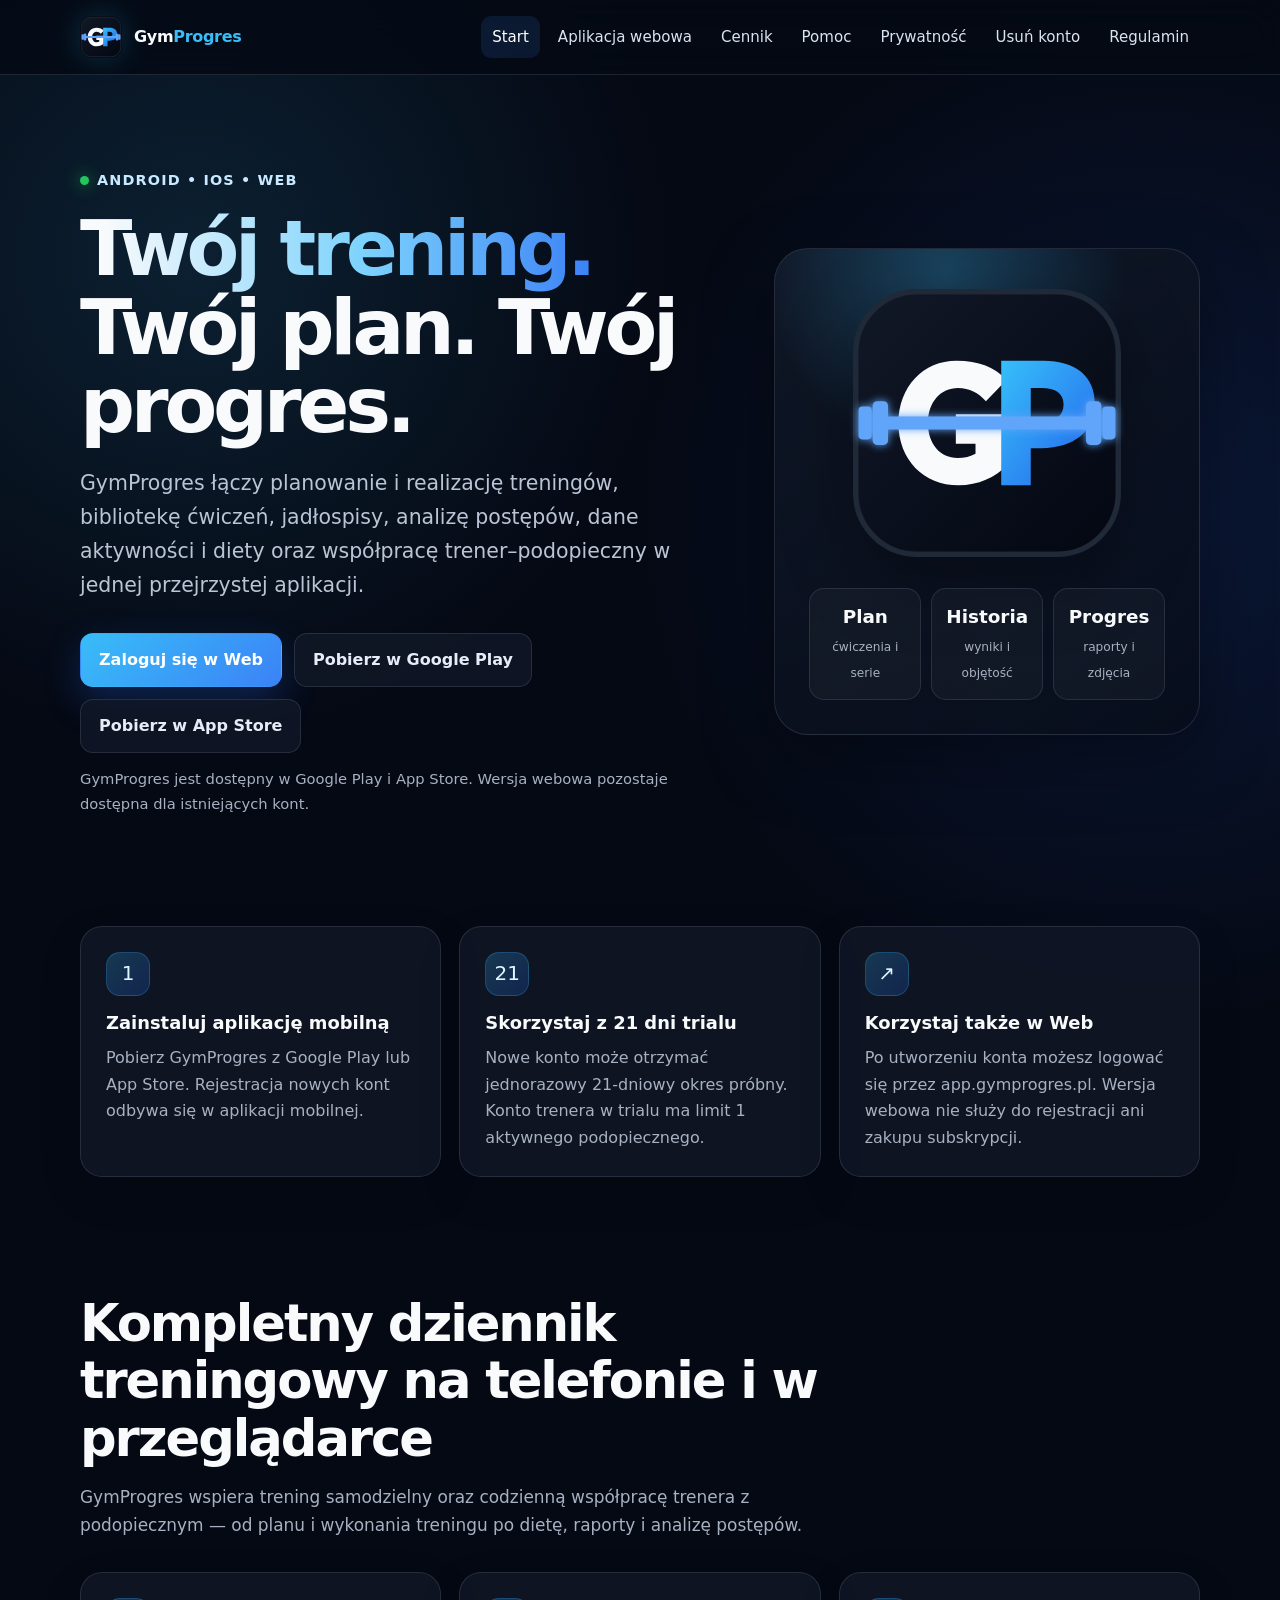
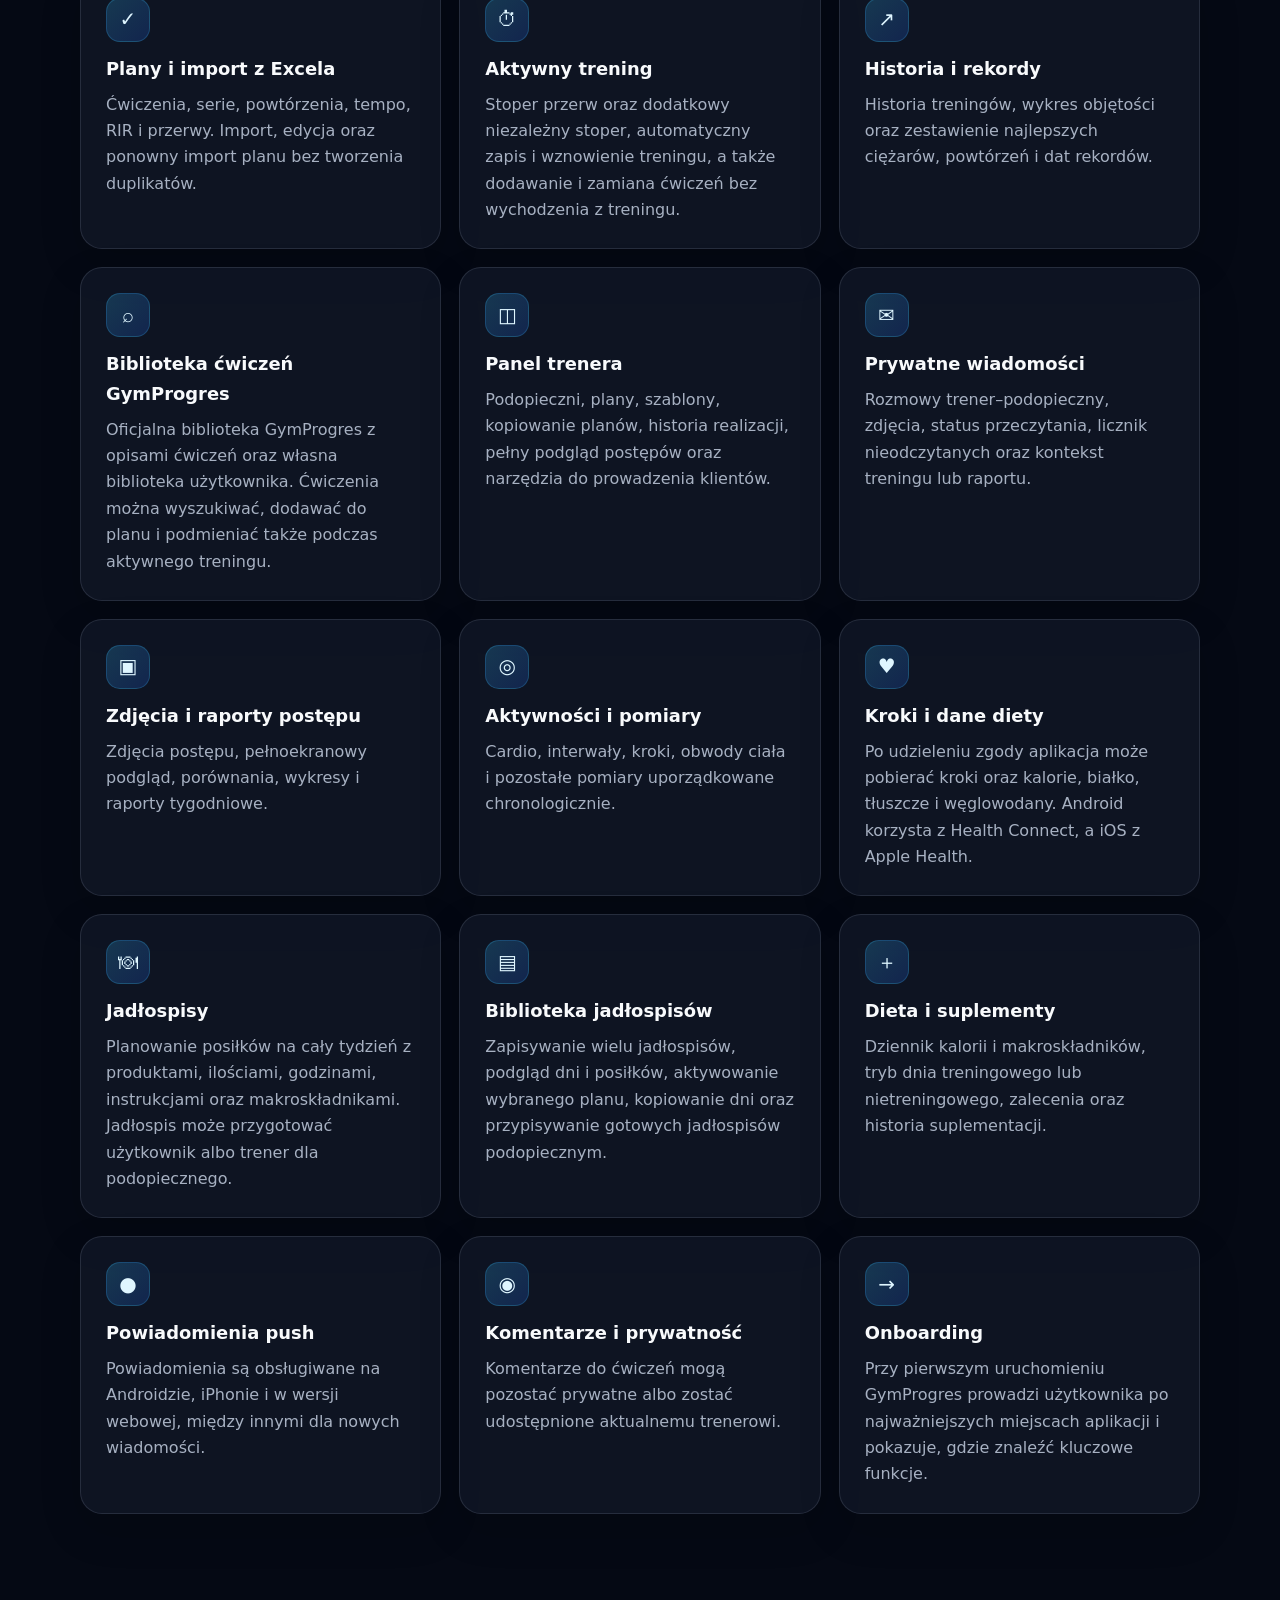
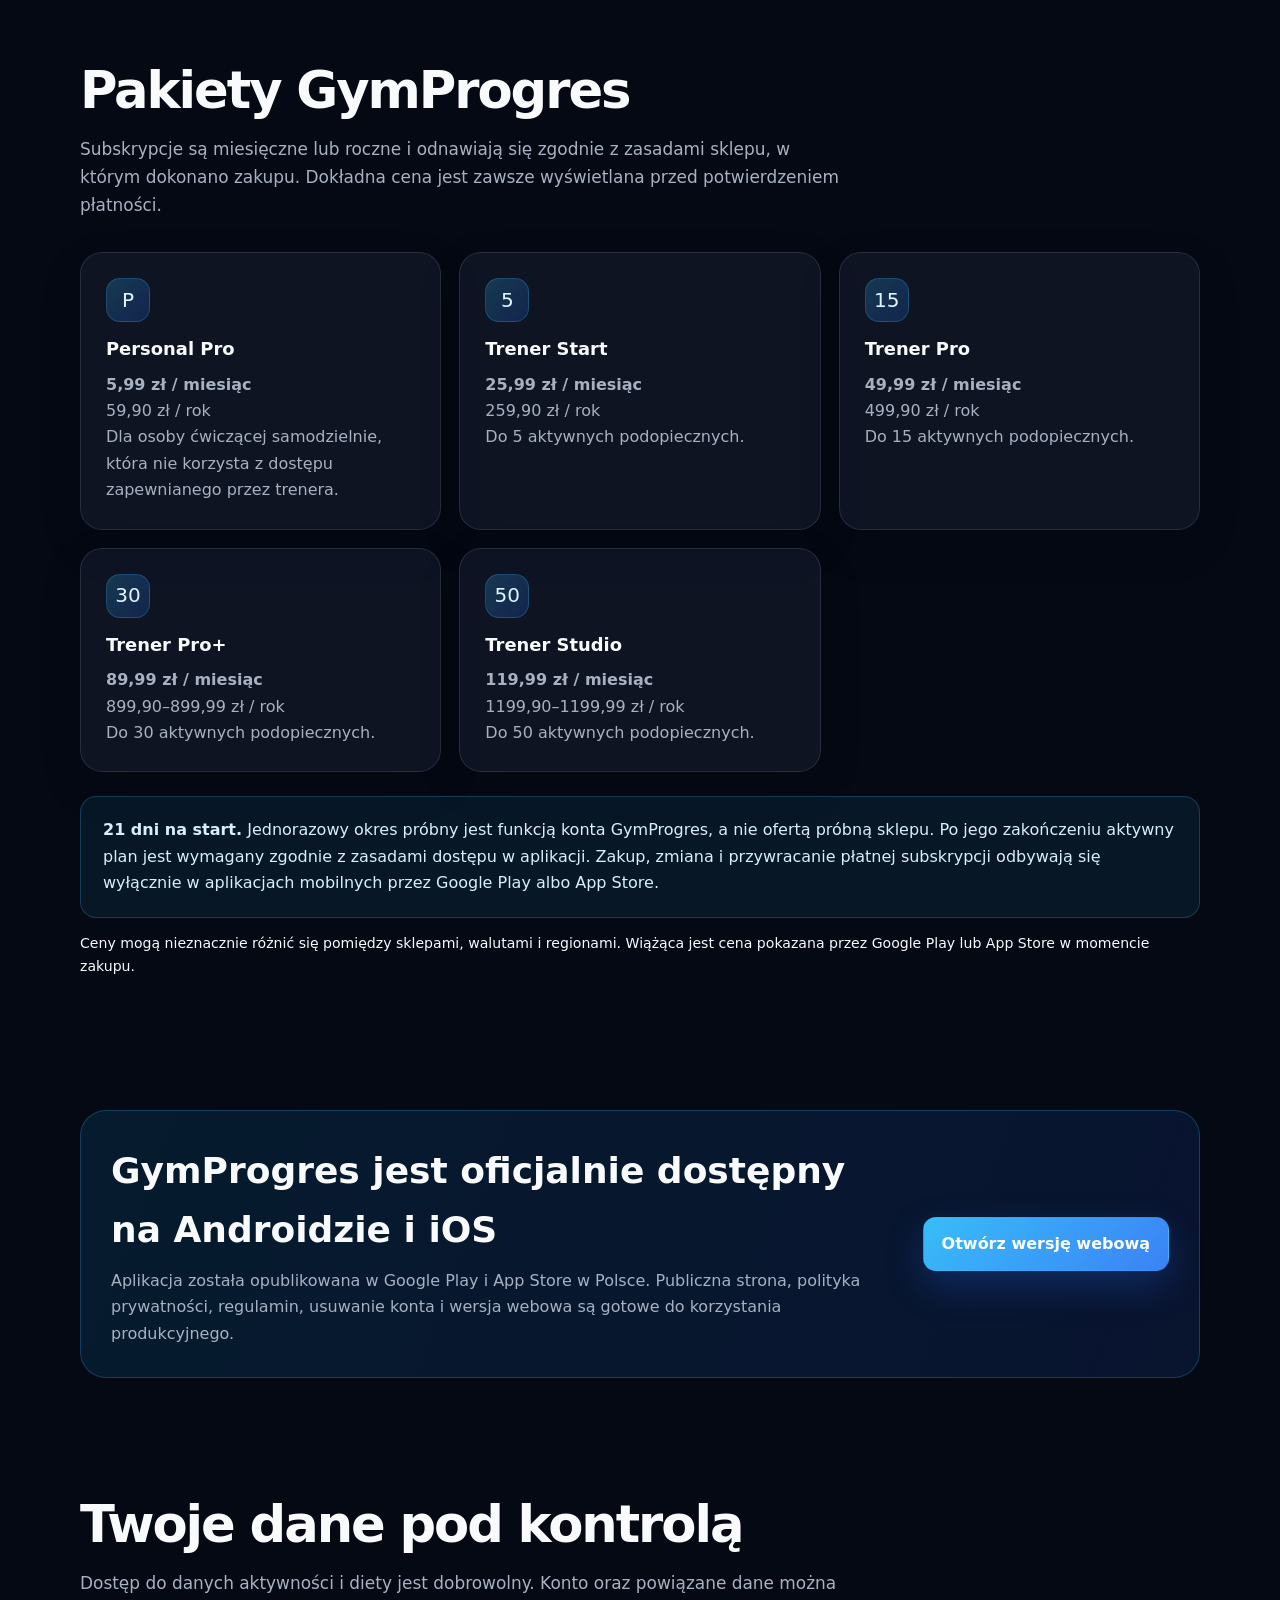
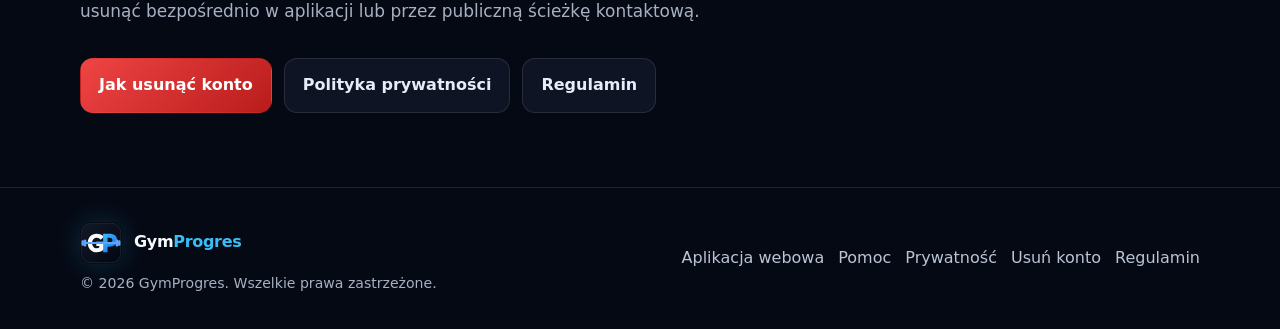
<file: public/index.html>
<!doctype html>
<html lang="pl">
<head>
  <meta charset="utf-8">
  <meta name="viewport" content="width=device-width, initial-scale=1">
  <title>GymProgres — dziennik treningowy dla ćwiczących i trenerów</title>
  <meta name="description" content="GymProgres łączy plany treningowe, bibliotekę ćwiczeń, aktywny trening, jadłospisy, raporty, wiadomości, zdjęcia postępu, powiadomienia oraz dane aktywności i diety na Androidzie, iPhonie i w przeglądarce.">
  <meta name="theme-color" content="#050914">
  <link rel="icon" href="assets/logo.svg" type="image/svg+xml">
  <link rel="canonical" href="https://gymprogres.pl/">
  <link rel="stylesheet" href="styles.css">
  <link rel="stylesheet" href="launch.css">
  <meta property="og:title" content="GymProgres — Twój trening, plan i progres">
  <meta property="og:description" content="Plany treningowe, biblioteka ćwiczeń, jadłospisy, trener–podopieczny, raporty, zdjęcia, powiadomienia i dane aktywności w jednej aplikacji.">
  <meta property="og:type" content="website">
  <meta property="og:url" content="https://gymprogres.pl/">
</head>
<body>
<a class="skip-link" href="#main">Przejdź do treści</a>
<header class="site-header"><nav class="nav container" aria-label="Główna nawigacja"><a class="brand" href="index.html"><img src="assets/logo.svg" alt=""><span>Gym<span>Progres</span></span></a><button class="menu-button" type="button" aria-expanded="false" aria-controls="nav-links">Menu</button><div class="nav-links" id="nav-links"><a aria-current="page" href="index.html">Start</a><a href="https://app.gymprogres.pl" target="_blank" rel="noopener">Aplikacja webowa</a><a href="#cennik">Cennik</a><a href="pomoc.html">Pomoc</a><a href="polityka-prywatnosci.html">Prywatność</a><a href="usun-konto.html">Usuń konto</a><a href="regulamin.html">Regulamin</a></div></nav></header>
<main id="main">
  <section class="hero">
    <div class="container hero-grid">
      <div>
        <div class="eyebrow"><span class="dot"></span> Android • iOS • Web</div>
        <h1><span class="gradient-text">Twój trening.</span><br>Twój plan. Twój progres.</h1>
        <p class="lead">GymProgres łączy planowanie i realizację treningów, bibliotekę ćwiczeń, jadłospisy, analizę postępów, dane aktywności i diety oraz współpracę trener–podopieczny w jednej przejrzystej aplikacji.</p>
        <div class="actions store-actions">
          <a class="button button-primary" href="https://app.gymprogres.pl" target="_blank" rel="noopener">Zaloguj się w Web</a>
          <a class="button button-secondary store-link" data-store="googlePlay" href="#" aria-disabled="true">Google Play</a>
          <a class="button button-secondary store-link" data-store="appStore" href="#" aria-disabled="true">App Store</a>
        </div>
        <p class="launch-note" data-launch-note>GymProgres jest dostępny w Google Play i App Store.</p>
      </div>
      <div class="hero-card" aria-label="Podgląd marki GymProgres">
        <img class="hero-logo" src="assets/logo.svg" alt="Logo GymProgres">
        <div class="mini-stats">
          <div class="mini-stat"><strong>Plan</strong><span>ćwiczenia i serie</span></div>
          <div class="mini-stat"><strong>Historia</strong><span>wyniki i objętość</span></div>
          <div class="mini-stat"><strong>Progres</strong><span>raporty i zdjęcia</span></div>
        </div>
      </div>
    </div>
  </section>

  <section class="section-tight">
    <div class="container launch-grid">
      <article class="card"><div class="icon">1</div><h3>Zainstaluj aplikację mobilną</h3><p>Pobierz GymProgres z Google Play lub App Store. Rejestracja nowych kont odbywa się w aplikacji mobilnej.</p></article>
      <article class="card"><div class="icon">21</div><h3>Skorzystaj z 21 dni trialu</h3><p>Nowe konto może otrzymać jednorazowy 21-dniowy okres próbny. Konto trenera w trialu ma limit 1 aktywnego podopiecznego.</p></article>
      <article class="card"><div class="icon">↗</div><h3>Korzystaj także w Web</h3><p>Po utworzeniu konta możesz logować się przez app.gymprogres.pl. Wersja webowa nie służy do rejestracji ani zakupu subskrypcji.</p></article>
    </div>
  </section>

  <section class="section" id="mozliwosci">
    <div class="container">
      <div class="section-head">
        <h2>Kompletny dziennik treningowy na telefonie i w przeglądarce</h2>
        <p>GymProgres wspiera trening samodzielny oraz codzienną współpracę trenera z podopiecznym — od planu i wykonania treningu po dietę, raporty i analizę postępów.</p>
      </div>
      <div class="grid-3">
        <article class="card"><div class="icon">✓</div><h3>Plany i import z Excela</h3><p>Ćwiczenia, serie, powtórzenia, tempo, RIR i przerwy. Import, edycja oraz ponowny import planu bez tworzenia duplikatów.</p></article>
        <article class="card"><div class="icon">⏱</div><h3>Aktywny trening</h3><p>Stoper przerw oraz dodatkowy niezależny stoper, automatyczny zapis i wznowienie treningu, a także dodawanie i zamiana ćwiczeń bez wychodzenia z treningu.</p></article>
        <article class="card"><div class="icon">↗</div><h3>Historia i rekordy</h3><p>Historia treningów, wykres objętości oraz zestawienie najlepszych ciężarów, powtórzeń i dat rekordów.</p></article>
        <article class="card"><div class="icon">⌕</div><h3>Biblioteka ćwiczeń GymProgres</h3><p>Oficjalna biblioteka GymProgres z opisami ćwiczeń oraz własna biblioteka użytkownika. Ćwiczenia można wyszukiwać, dodawać do planu i podmieniać także podczas aktywnego treningu.</p></article>
        <article class="card"><div class="icon">◫</div><h3>Panel trenera</h3><p>Podopieczni, plany, szablony, kopiowanie planów, historia realizacji, pełny podgląd postępów oraz narzędzia do prowadzenia klientów.</p></article>
        <article class="card"><div class="icon">✉</div><h3>Prywatne wiadomości</h3><p>Rozmowy trener–podopieczny, zdjęcia, status przeczytania, licznik nieodczytanych oraz kontekst treningu lub raportu.</p></article>
        <article class="card"><div class="icon">▣</div><h3>Zdjęcia i raporty postępu</h3><p>Zdjęcia postępu, pełnoekranowy podgląd, porównania, wykresy i raporty tygodniowe.</p></article>
        <article class="card"><div class="icon">◎</div><h3>Aktywności i pomiary</h3><p>Cardio, interwały, kroki, obwody ciała i pozostałe pomiary uporządkowane chronologicznie.</p></article>
        <article class="card"><div class="icon">♥</div><h3>Kroki i dane diety</h3><p>Po udzieleniu zgody aplikacja może pobierać kroki oraz kalorie, białko, tłuszcze i węglowodany. Android korzysta z Health Connect, a iOS z Apple Health.</p></article>
        <article class="card"><div class="icon">🍽</div><h3>Jadłospisy</h3><p>Planowanie posiłków na cały tydzień z produktami, ilościami, godzinami, instrukcjami oraz makroskładnikami. Jadłospis może przygotować użytkownik albo trener dla podopiecznego.</p></article>
        <article class="card"><div class="icon">▤</div><h3>Biblioteka jadłospisów</h3><p>Zapisywanie wielu jadłospisów, podgląd dni i posiłków, aktywowanie wybranego planu, kopiowanie dni oraz przypisywanie gotowych jadłospisów podopiecznym.</p></article>
        <article class="card"><div class="icon">＋</div><h3>Dieta i suplementy</h3><p>Dziennik kalorii i makroskładników, tryb dnia treningowego lub nietreningowego, zalecenia oraz historia suplementacji.</p></article>
        <article class="card"><div class="icon">●</div><h3>Powiadomienia push</h3><p>Powiadomienia są obsługiwane na Androidzie, iPhonie i w wersji webowej, między innymi dla nowych wiadomości.</p></article>
        <article class="card"><div class="icon">◉</div><h3>Komentarze i prywatność</h3><p>Komentarze do ćwiczeń mogą pozostać prywatne albo zostać udostępnione aktualnemu trenerowi.</p></article>
        <article class="card"><div class="icon">→</div><h3>Onboarding</h3><p>Przy pierwszym uruchomieniu GymProgres prowadzi użytkownika po najważniejszych miejscach aplikacji i pokazuje, gdzie znaleźć kluczowe funkcje.</p></article>
      </div>
    </div>
  </section>

  <section class="section" id="cennik">
    <div class="container">
      <div class="section-head">
        <h2>Pakiety GymProgres</h2>
        <p>Subskrypcje są miesięczne lub roczne i odnawiają się zgodnie z zasadami sklepu, w którym dokonano zakupu. Dokładna cena jest zawsze wyświetlana przed potwierdzeniem płatności.</p>
      </div>
      <div class="grid-3">
        <article class="card"><div class="icon">P</div><h3>Personal Pro</h3><p><strong>5,99 zł / miesiąc</strong><br>59,90 zł / rok</p><p>Dla osoby ćwiczącej samodzielnie, która nie korzysta z dostępu zapewnianego przez trenera.</p></article>
        <article class="card"><div class="icon">5</div><h3>Trener Start</h3><p><strong>25,99 zł / miesiąc</strong><br>259,90 zł / rok</p><p>Do 5 aktywnych podopiecznych.</p></article>
        <article class="card"><div class="icon">15</div><h3>Trener Pro</h3><p><strong>49,99 zł / miesiąc</strong><br>499,90 zł / rok</p><p>Do 15 aktywnych podopiecznych.</p></article>
        <article class="card"><div class="icon">30</div><h3>Trener Pro+</h3><p><strong>89,99 zł / miesiąc</strong><br>899,90–899,99 zł / rok</p><p>Do 30 aktywnych podopiecznych.</p></article>
        <article class="card"><div class="icon">50</div><h3>Trener Studio</h3><p><strong>119,99 zł / miesiąc</strong><br>1199,90–1199,99 zł / rok</p><p>Do 50 aktywnych podopiecznych.</p></article>
      </div>
      <div class="pricing-note">
        <strong>21 dni na start.</strong> Jednorazowy okres próbny jest funkcją konta GymProgres, a nie ofertą próbną sklepu. Po jego zakończeniu aktywny plan jest wymagany zgodnie z zasadami dostępu w aplikacji. Zakup, zmiana i przywracanie płatnej subskrypcji odbywają się wyłącznie w aplikacjach mobilnych przez Google Play albo App Store.
      </div>
      <p class="small">Ceny mogą nieznacznie różnić się pomiędzy sklepami, walutami i regionami. Wiążąca jest cena pokazana przez Google Play lub App Store w momencie zakupu.</p>
    </div>
  </section>

  <section class="section-tight">
    <div class="container banner">
      <div>
        <h2>GymProgres jest oficjalnie dostępny na Androidzie i iOS</h2>
        <p>Aplikacja została opublikowana w Google Play i App Store w Polsce. Publiczna strona, polityka prywatności, regulamin, usuwanie konta i wersja webowa są gotowe do korzystania produkcyjnego.</p>
      </div>
      <a class="button button-primary" href="https://app.gymprogres.pl" target="_blank" rel="noopener">Otwórz wersję webową</a>
    </div>
  </section>

  <section class="section">
    <div class="container">
      <div class="section-head"><h2>Twoje dane pod kontrolą</h2><p>Dostęp do danych aktywności i diety jest dobrowolny. Konto oraz powiązane dane można usunąć bezpośrednio w aplikacji lub przez publiczną ścieżkę kontaktową.</p></div>
      <div class="actions"><a class="button button-danger" href="usun-konto.html">Jak usunąć konto</a><a class="button button-secondary" href="polityka-prywatnosci.html">Polityka prywatności</a><a class="button button-secondary" href="regulamin.html">Regulamin</a></div>
    </div>
  </section>
</main>
<footer class="site-footer"><div class="container footer-grid"><div><a class="brand" href="index.html"><img src="assets/logo.svg" alt=""><span>Gym<span>Progres</span></span></a><div class="small">© <span data-year></span> GymProgres. Wszelkie prawa zastrzeżone.</div></div><div class="footer-links"><a href="https://app.gymprogres.pl" target="_blank" rel="noopener">Aplikacja webowa</a><a href="pomoc.html">Pomoc</a><a href="polityka-prywatnosci.html">Prywatność</a><a href="usun-konto.html">Usuń konto</a><a href="regulamin.html">Regulamin</a></div></div></footer>
<script src="launch-config.js"></script>
<script src="script.js" defer></script>
</body>
</html>
</file>
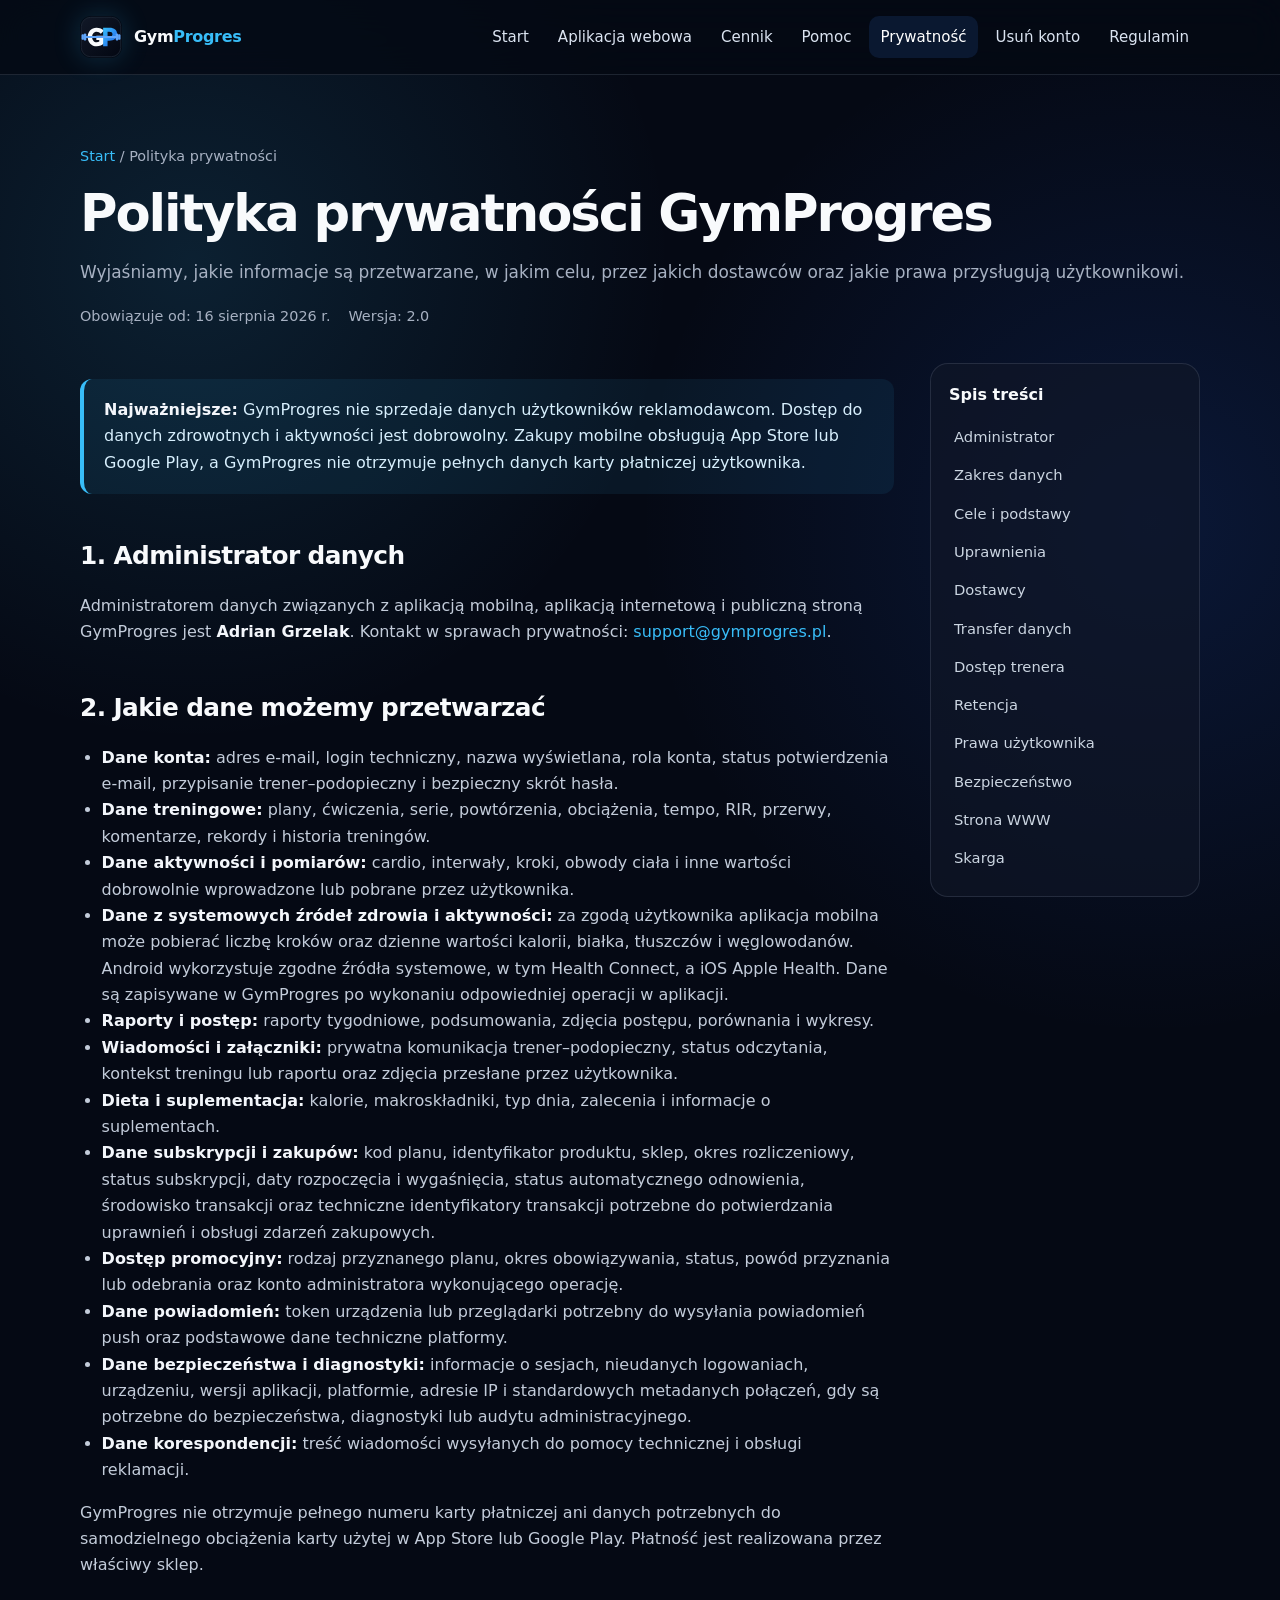
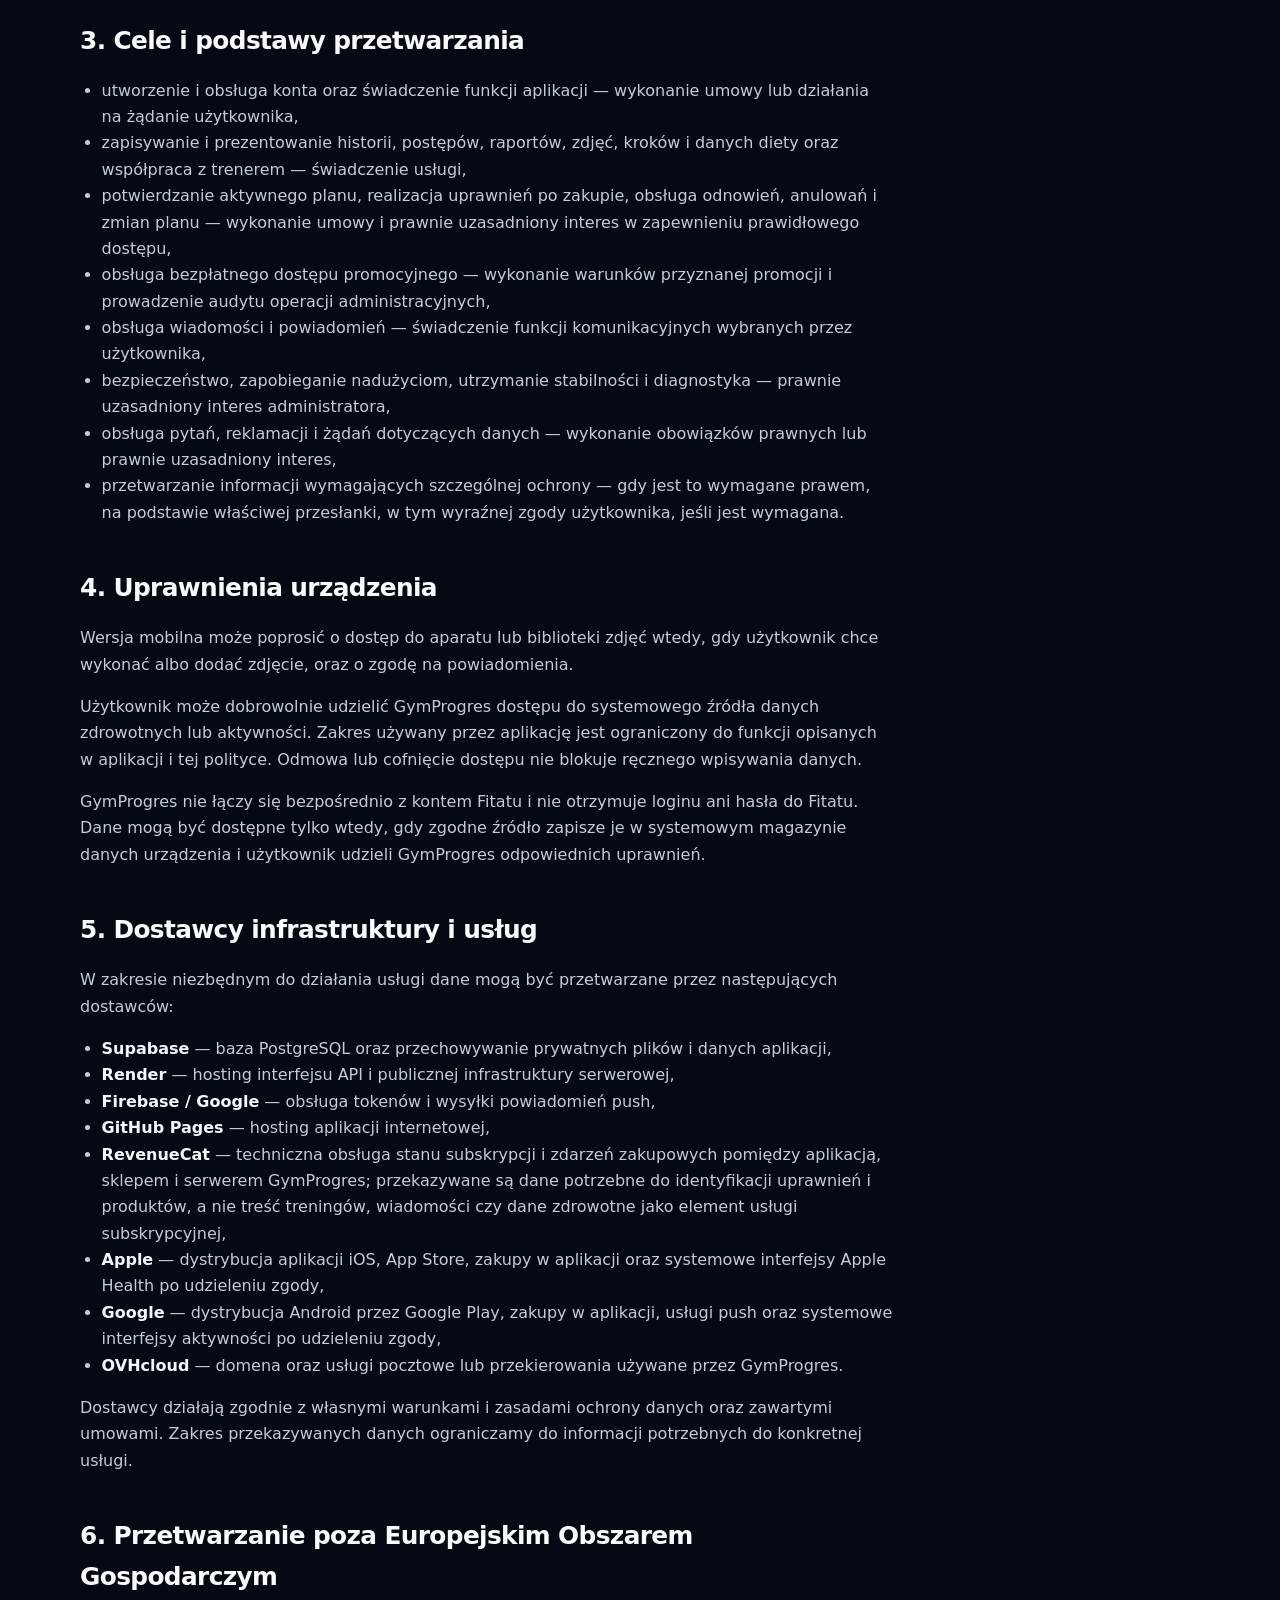
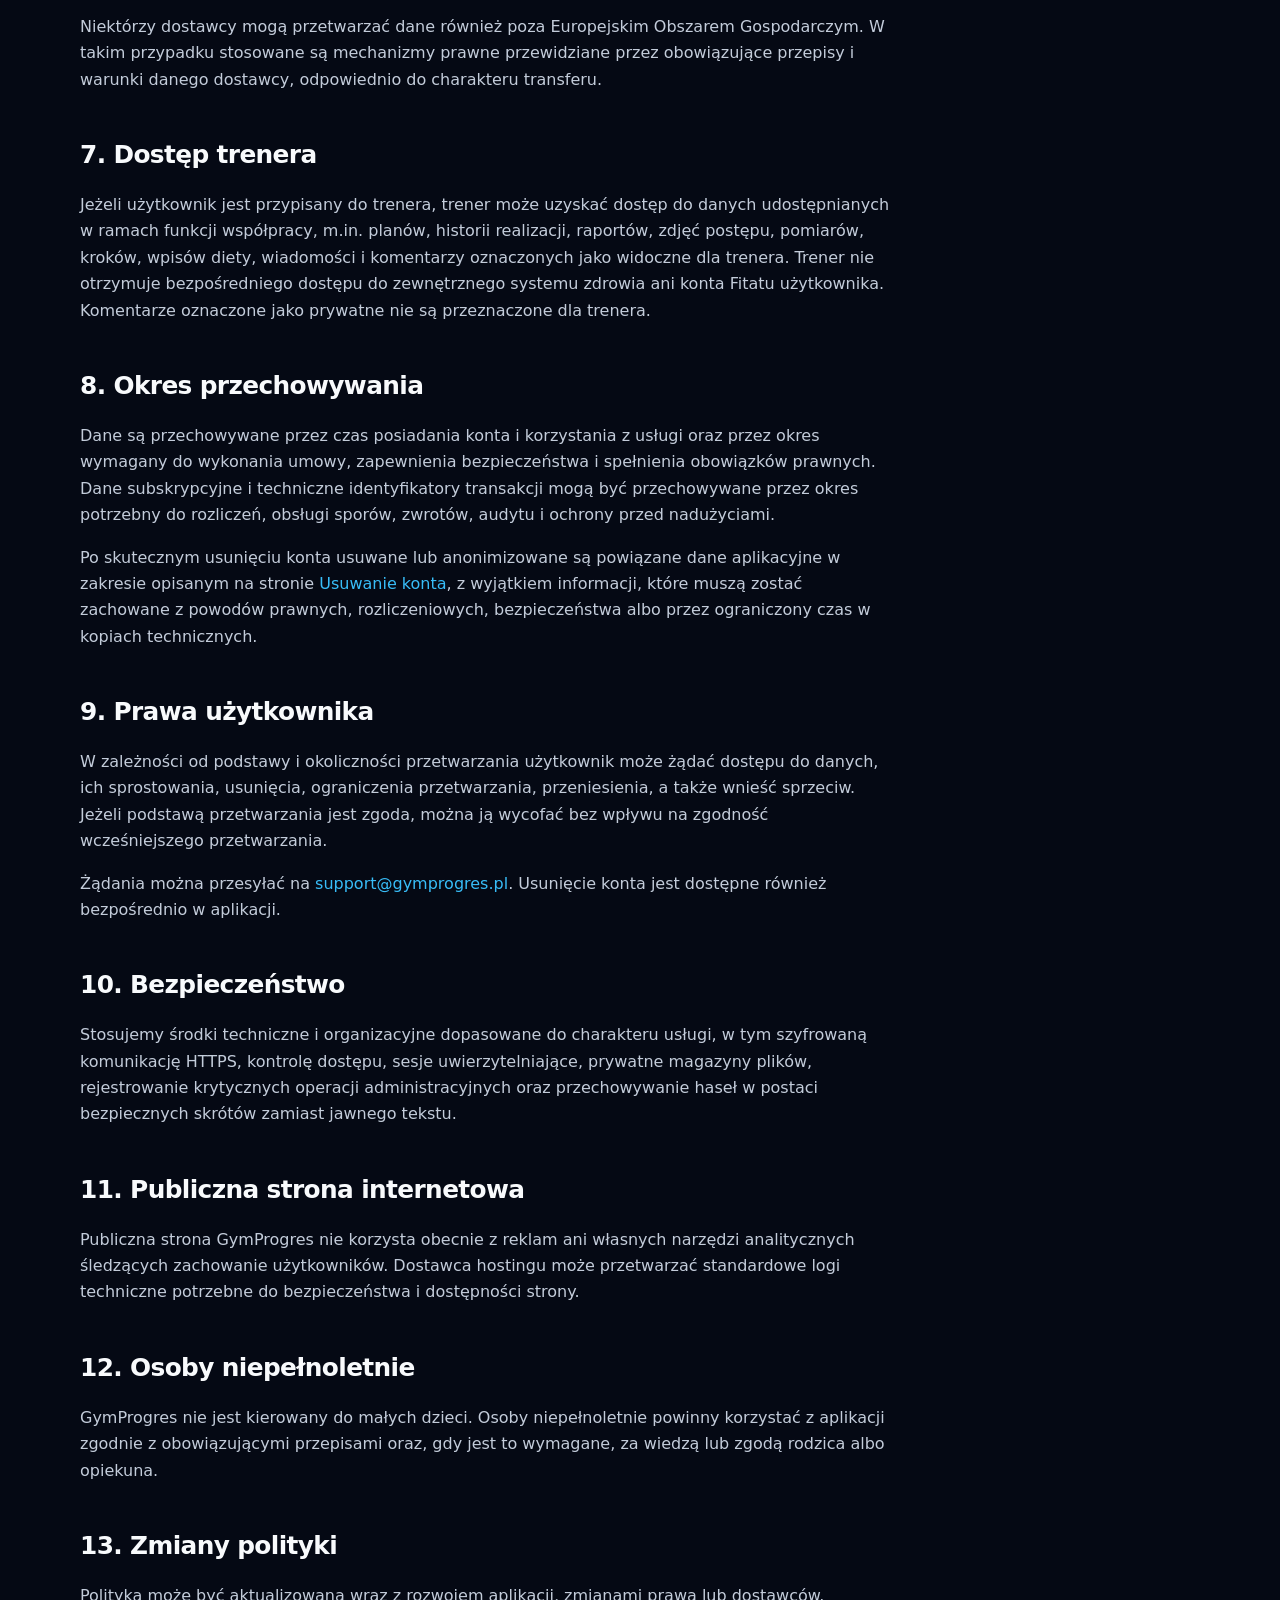
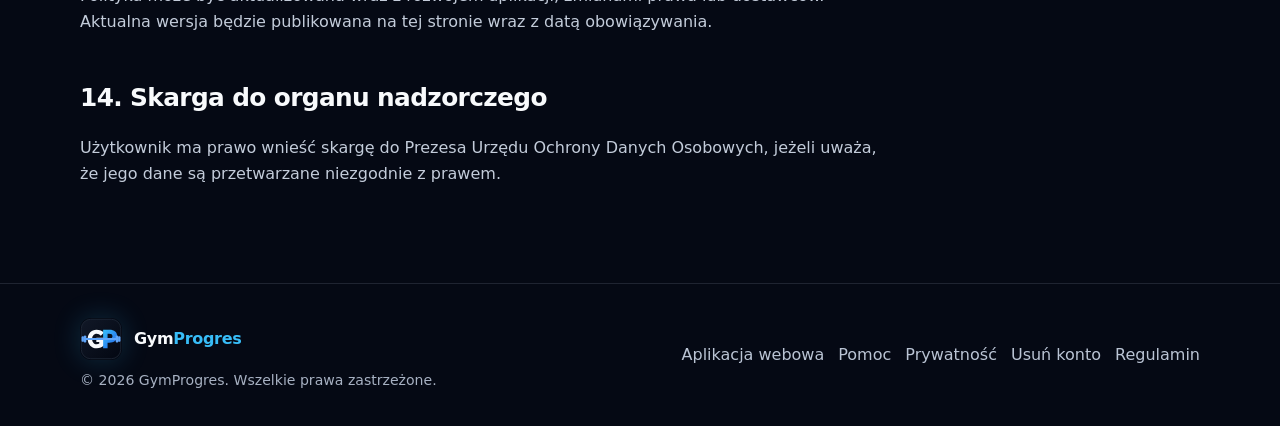
<file: public/polityka-prywatnosci.html>
<!doctype html>
<html lang="pl">
<head>
  <meta charset="utf-8"><meta name="viewport" content="width=device-width, initial-scale=1">
  <title>Polityka prywatności — GymProgres</title>
  <meta name="description" content="Polityka prywatności aplikacji mobilnej, aplikacji internetowej i strony GymProgres.">
  <meta name="theme-color" content="#050914"><link rel="icon" href="assets/logo.svg" type="image/svg+xml">
  <link rel="canonical" href="https://gymprogres.pl/polityka-prywatnosci.html"><link rel="stylesheet" href="styles.css">
</head>
<body>
<a class="skip-link" href="#main">Przejdź do treści</a>
<header class="site-header"><nav class="nav container" aria-label="Główna nawigacja"><a class="brand" href="index.html"><img src="assets/logo.svg" alt=""><span>Gym<span>Progres</span></span></a><button class="menu-button" type="button" aria-expanded="false" aria-controls="nav-links">Menu</button><div class="nav-links" id="nav-links"><a href="index.html">Start</a><a href="https://app.gymprogres.pl" target="_blank" rel="noopener">Aplikacja webowa</a><a href="index.html#cennik">Cennik</a><a href="pomoc.html">Pomoc</a><a aria-current="page" href="polityka-prywatnosci.html">Prywatność</a><a href="usun-konto.html">Usuń konto</a><a href="regulamin.html">Regulamin</a></div></nav></header>
<main id="main">
  <section class="page-hero"><div class="container"><div class="breadcrumbs"><a href="index.html">Start</a> / Polityka prywatności</div><h1>Polityka prywatności GymProgres</h1><p>Wyjaśniamy, jakie informacje są przetwarzane, w jakim celu, przez jakich dostawców oraz jakie prawa przysługują użytkownikowi.</p><div class="metadata"><span>Obowiązuje od: 16 sierpnia 2026 r.</span><span>Wersja: 2.0</span></div></div></section>
  <div class="container content-layout">
    <article class="prose">
      <p class="note"><strong>Najważniejsze:</strong> GymProgres nie sprzedaje danych użytkowników reklamodawcom. Dostęp do danych zdrowotnych i aktywności jest dobrowolny. Zakupy mobilne obsługują App Store lub Google Play, a GymProgres nie otrzymuje pełnych danych karty płatniczej użytkownika.</p>

      <h2 id="administrator">1. Administrator danych</h2>
      <p>Administratorem danych związanych z aplikacją mobilną, aplikacją internetową i publiczną stroną GymProgres jest <strong>Adrian Grzelak</strong>. Kontakt w sprawach prywatności: <a href="mailto:support@gymprogres.pl?subject=Prywatno%C5%9B%C4%87%20GymProgres">support@gymprogres.pl</a>.</p>

      <h2 id="zakres">2. Jakie dane możemy przetwarzać</h2>
      <ul>
        <li><strong>Dane konta:</strong> adres e-mail, login techniczny, nazwa wyświetlana, rola konta, status potwierdzenia e-mail, przypisanie trener–podopieczny i bezpieczny skrót hasła.</li>
        <li><strong>Dane treningowe:</strong> plany, ćwiczenia, serie, powtórzenia, obciążenia, tempo, RIR, przerwy, komentarze, rekordy i historia treningów.</li>
        <li><strong>Dane aktywności i pomiarów:</strong> cardio, interwały, kroki, obwody ciała i inne wartości dobrowolnie wprowadzone lub pobrane przez użytkownika.</li>
        <li><strong>Dane z systemowych źródeł zdrowia i aktywności:</strong> za zgodą użytkownika aplikacja mobilna może pobierać liczbę kroków oraz dzienne wartości kalorii, białka, tłuszczów i węglowodanów. Android wykorzystuje zgodne źródła systemowe, w tym Health Connect, a iOS Apple Health. Dane są zapisywane w GymProgres po wykonaniu odpowiedniej operacji w aplikacji.</li>
        <li><strong>Raporty i postęp:</strong> raporty tygodniowe, podsumowania, zdjęcia postępu, porównania i wykresy.</li>
        <li><strong>Wiadomości i załączniki:</strong> prywatna komunikacja trener–podopieczny, status odczytania, kontekst treningu lub raportu oraz zdjęcia przesłane przez użytkownika.</li>
        <li><strong>Dieta i suplementacja:</strong> kalorie, makroskładniki, typ dnia, zalecenia i informacje o suplementach.</li>
        <li><strong>Dane subskrypcji i zakupów:</strong> kod planu, identyfikator produktu, sklep, okres rozliczeniowy, status subskrypcji, daty rozpoczęcia i wygaśnięcia, status automatycznego odnowienia, środowisko transakcji oraz techniczne identyfikatory transakcji potrzebne do potwierdzania uprawnień i obsługi zdarzeń zakupowych.</li>
        <li><strong>Dostęp promocyjny:</strong> rodzaj przyznanego planu, okres obowiązywania, status, powód przyznania lub odebrania oraz konto administratora wykonującego operację.</li>
        <li><strong>Dane powiadomień:</strong> token urządzenia lub przeglądarki potrzebny do wysyłania powiadomień push oraz podstawowe dane techniczne platformy.</li>
        <li><strong>Dane bezpieczeństwa i diagnostyki:</strong> informacje o sesjach, nieudanych logowaniach, urządzeniu, wersji aplikacji, platformie, adresie IP i standardowych metadanych połączeń, gdy są potrzebne do bezpieczeństwa, diagnostyki lub audytu administracyjnego.</li>
        <li><strong>Dane korespondencji:</strong> treść wiadomości wysyłanych do pomocy technicznej i obsługi reklamacji.</li>
      </ul>
      <p>GymProgres nie otrzymuje pełnego numeru karty płatniczej ani danych potrzebnych do samodzielnego obciążenia karty użytej w App Store lub Google Play. Płatność jest realizowana przez właściwy sklep.</p>

      <h2 id="cele">3. Cele i podstawy przetwarzania</h2>
      <ul>
        <li>utworzenie i obsługa konta oraz świadczenie funkcji aplikacji — wykonanie umowy lub działania na żądanie użytkownika,</li>
        <li>zapisywanie i prezentowanie historii, postępów, raportów, zdjęć, kroków i danych diety oraz współpraca z trenerem — świadczenie usługi,</li>
        <li>potwierdzanie aktywnego planu, realizacja uprawnień po zakupie, obsługa odnowień, anulowań i zmian planu — wykonanie umowy i prawnie uzasadniony interes w zapewnieniu prawidłowego dostępu,</li>
        <li>obsługa bezpłatnego dostępu promocyjnego — wykonanie warunków przyznanej promocji i prowadzenie audytu operacji administracyjnych,</li>
        <li>obsługa wiadomości i powiadomień — świadczenie funkcji komunikacyjnych wybranych przez użytkownika,</li>
        <li>bezpieczeństwo, zapobieganie nadużyciom, utrzymanie stabilności i diagnostyka — prawnie uzasadniony interes administratora,</li>
        <li>obsługa pytań, reklamacji i żądań dotyczących danych — wykonanie obowiązków prawnych lub prawnie uzasadniony interes,</li>
        <li>przetwarzanie informacji wymagających szczególnej ochrony — gdy jest to wymagane prawem, na podstawie właściwej przesłanki, w tym wyraźnej zgody użytkownika, jeśli jest wymagana.</li>
      </ul>

      <h2 id="uprawnienia">4. Uprawnienia urządzenia</h2>
      <p>Wersja mobilna może poprosić o dostęp do aparatu lub biblioteki zdjęć wtedy, gdy użytkownik chce wykonać albo dodać zdjęcie, oraz o zgodę na powiadomienia.</p>
      <p>Użytkownik może dobrowolnie udzielić GymProgres dostępu do systemowego źródła danych zdrowotnych lub aktywności. Zakres używany przez aplikację jest ograniczony do funkcji opisanych w aplikacji i tej polityce. Odmowa lub cofnięcie dostępu nie blokuje ręcznego wpisywania danych.</p>
      <p>GymProgres nie łączy się bezpośrednio z kontem Fitatu i nie otrzymuje loginu ani hasła do Fitatu. Dane mogą być dostępne tylko wtedy, gdy zgodne źródło zapisze je w systemowym magazynie danych urządzenia i użytkownik udzieli GymProgres odpowiednich uprawnień.</p>

      <h2 id="odbiorcy">5. Dostawcy infrastruktury i usług</h2>
      <p>W zakresie niezbędnym do działania usługi dane mogą być przetwarzane przez następujących dostawców:</p>
      <ul>
        <li><strong>Supabase</strong> — baza PostgreSQL oraz przechowywanie prywatnych plików i danych aplikacji,</li>
        <li><strong>Render</strong> — hosting interfejsu API i publicznej infrastruktury serwerowej,</li>
        <li><strong>Firebase / Google</strong> — obsługa tokenów i wysyłki powiadomień push,</li>
        <li><strong>GitHub Pages</strong> — hosting aplikacji internetowej,</li>
        <li><strong>RevenueCat</strong> — techniczna obsługa stanu subskrypcji i zdarzeń zakupowych pomiędzy aplikacją, sklepem i serwerem GymProgres; przekazywane są dane potrzebne do identyfikacji uprawnień i produktów, a nie treść treningów, wiadomości czy dane zdrowotne jako element usługi subskrypcyjnej,</li>
        <li><strong>Apple</strong> — dystrybucja aplikacji iOS, App Store, zakupy w aplikacji oraz systemowe interfejsy Apple Health po udzieleniu zgody,</li>
        <li><strong>Google</strong> — dystrybucja Android przez Google Play, zakupy w aplikacji, usługi push oraz systemowe interfejsy aktywności po udzieleniu zgody,</li>
        <li><strong>OVHcloud</strong> — domena oraz usługi pocztowe lub przekierowania używane przez GymProgres.</li>
      </ul>
      <p>Dostawcy działają zgodnie z własnymi warunkami i zasadami ochrony danych oraz zawartymi umowami. Zakres przekazywanych danych ograniczamy do informacji potrzebnych do konkretnej usługi.</p>

      <h2 id="transfer">6. Przetwarzanie poza Europejskim Obszarem Gospodarczym</h2>
      <p>Niektórzy dostawcy mogą przetwarzać dane również poza Europejskim Obszarem Gospodarczym. W takim przypadku stosowane są mechanizmy prawne przewidziane przez obowiązujące przepisy i warunki danego dostawcy, odpowiednio do charakteru transferu.</p>

      <h2 id="trener">7. Dostęp trenera</h2>
      <p>Jeżeli użytkownik jest przypisany do trenera, trener może uzyskać dostęp do danych udostępnianych w ramach funkcji współpracy, m.in. planów, historii realizacji, raportów, zdjęć postępu, pomiarów, kroków, wpisów diety, wiadomości i komentarzy oznaczonych jako widoczne dla trenera. Trener nie otrzymuje bezpośredniego dostępu do zewnętrznego systemu zdrowia ani konta Fitatu użytkownika. Komentarze oznaczone jako prywatne nie są przeznaczone dla trenera.</p>

      <h2 id="retencja">8. Okres przechowywania</h2>
      <p>Dane są przechowywane przez czas posiadania konta i korzystania z usługi oraz przez okres wymagany do wykonania umowy, zapewnienia bezpieczeństwa i spełnienia obowiązków prawnych. Dane subskrypcyjne i techniczne identyfikatory transakcji mogą być przechowywane przez okres potrzebny do rozliczeń, obsługi sporów, zwrotów, audytu i ochrony przed nadużyciami.</p>
      <p>Po skutecznym usunięciu konta usuwane lub anonimizowane są powiązane dane aplikacyjne w zakresie opisanym na stronie <a href="usun-konto.html">Usuwanie konta</a>, z wyjątkiem informacji, które muszą zostać zachowane z powodów prawnych, rozliczeniowych, bezpieczeństwa albo przez ograniczony czas w kopiach technicznych.</p>

      <h2 id="prawa">9. Prawa użytkownika</h2>
      <p>W zależności od podstawy i okoliczności przetwarzania użytkownik może żądać dostępu do danych, ich sprostowania, usunięcia, ograniczenia przetwarzania, przeniesienia, a także wnieść sprzeciw. Jeżeli podstawą przetwarzania jest zgoda, można ją wycofać bez wpływu na zgodność wcześniejszego przetwarzania.</p>
      <p>Żądania można przesyłać na <a href="mailto:support@gymprogres.pl?subject=Prywatno%C5%9B%C4%87%20GymProgres">support@gymprogres.pl</a>. Usunięcie konta jest dostępne również bezpośrednio w aplikacji.</p>

      <h2 id="bezpieczenstwo">10. Bezpieczeństwo</h2>
      <p>Stosujemy środki techniczne i organizacyjne dopasowane do charakteru usługi, w tym szyfrowaną komunikację HTTPS, kontrolę dostępu, sesje uwierzytelniające, prywatne magazyny plików, rejestrowanie krytycznych operacji administracyjnych oraz przechowywanie haseł w postaci bezpiecznych skrótów zamiast jawnego tekstu.</p>

      <h2 id="strona">11. Publiczna strona internetowa</h2>
      <p>Publiczna strona GymProgres nie korzysta obecnie z reklam ani własnych narzędzi analitycznych śledzących zachowanie użytkowników. Dostawca hostingu może przetwarzać standardowe logi techniczne potrzebne do bezpieczeństwa i dostępności strony.</p>

      <h2 id="dzieci">12. Osoby niepełnoletnie</h2>
      <p>GymProgres nie jest kierowany do małych dzieci. Osoby niepełnoletnie powinny korzystać z aplikacji zgodnie z obowiązującymi przepisami oraz, gdy jest to wymagane, za wiedzą lub zgodą rodzica albo opiekuna.</p>

      <h2 id="zmiany">13. Zmiany polityki</h2>
      <p>Polityka może być aktualizowana wraz z rozwojem aplikacji, zmianami prawa lub dostawców. Aktualna wersja będzie publikowana na tej stronie wraz z datą obowiązywania.</p>

      <h2 id="skarga">14. Skarga do organu nadzorczego</h2>
      <p>Użytkownik ma prawo wnieść skargę do Prezesa Urzędu Ochrony Danych Osobowych, jeżeli uważa, że jego dane są przetwarzane niezgodnie z prawem.</p>
    </article>
    <aside class="sidebar" aria-label="Spis treści"><strong>Spis treści</strong><a href="#administrator">Administrator</a><a href="#zakres">Zakres danych</a><a href="#cele">Cele i podstawy</a><a href="#uprawnienia">Uprawnienia</a><a href="#odbiorcy">Dostawcy</a><a href="#transfer">Transfer danych</a><a href="#trener">Dostęp trenera</a><a href="#retencja">Retencja</a><a href="#prawa">Prawa użytkownika</a><a href="#bezpieczenstwo">Bezpieczeństwo</a><a href="#strona">Strona WWW</a><a href="#skarga">Skarga</a></aside>
  </div>
</main>
<footer class="site-footer"><div class="container footer-grid"><div><a class="brand" href="index.html"><img src="assets/logo.svg" alt=""><span>Gym<span>Progres</span></span></a><div class="small">© <span data-year></span> GymProgres. Wszelkie prawa zastrzeżone.</div></div><div class="footer-links"><a href="https://app.gymprogres.pl" target="_blank" rel="noopener">Aplikacja webowa</a><a href="pomoc.html">Pomoc</a><a href="polityka-prywatnosci.html">Prywatność</a><a href="usun-konto.html">Usuń konto</a><a href="regulamin.html">Regulamin</a></div></div></footer>
<script src="script.js" defer></script>
</body></html>
</file>
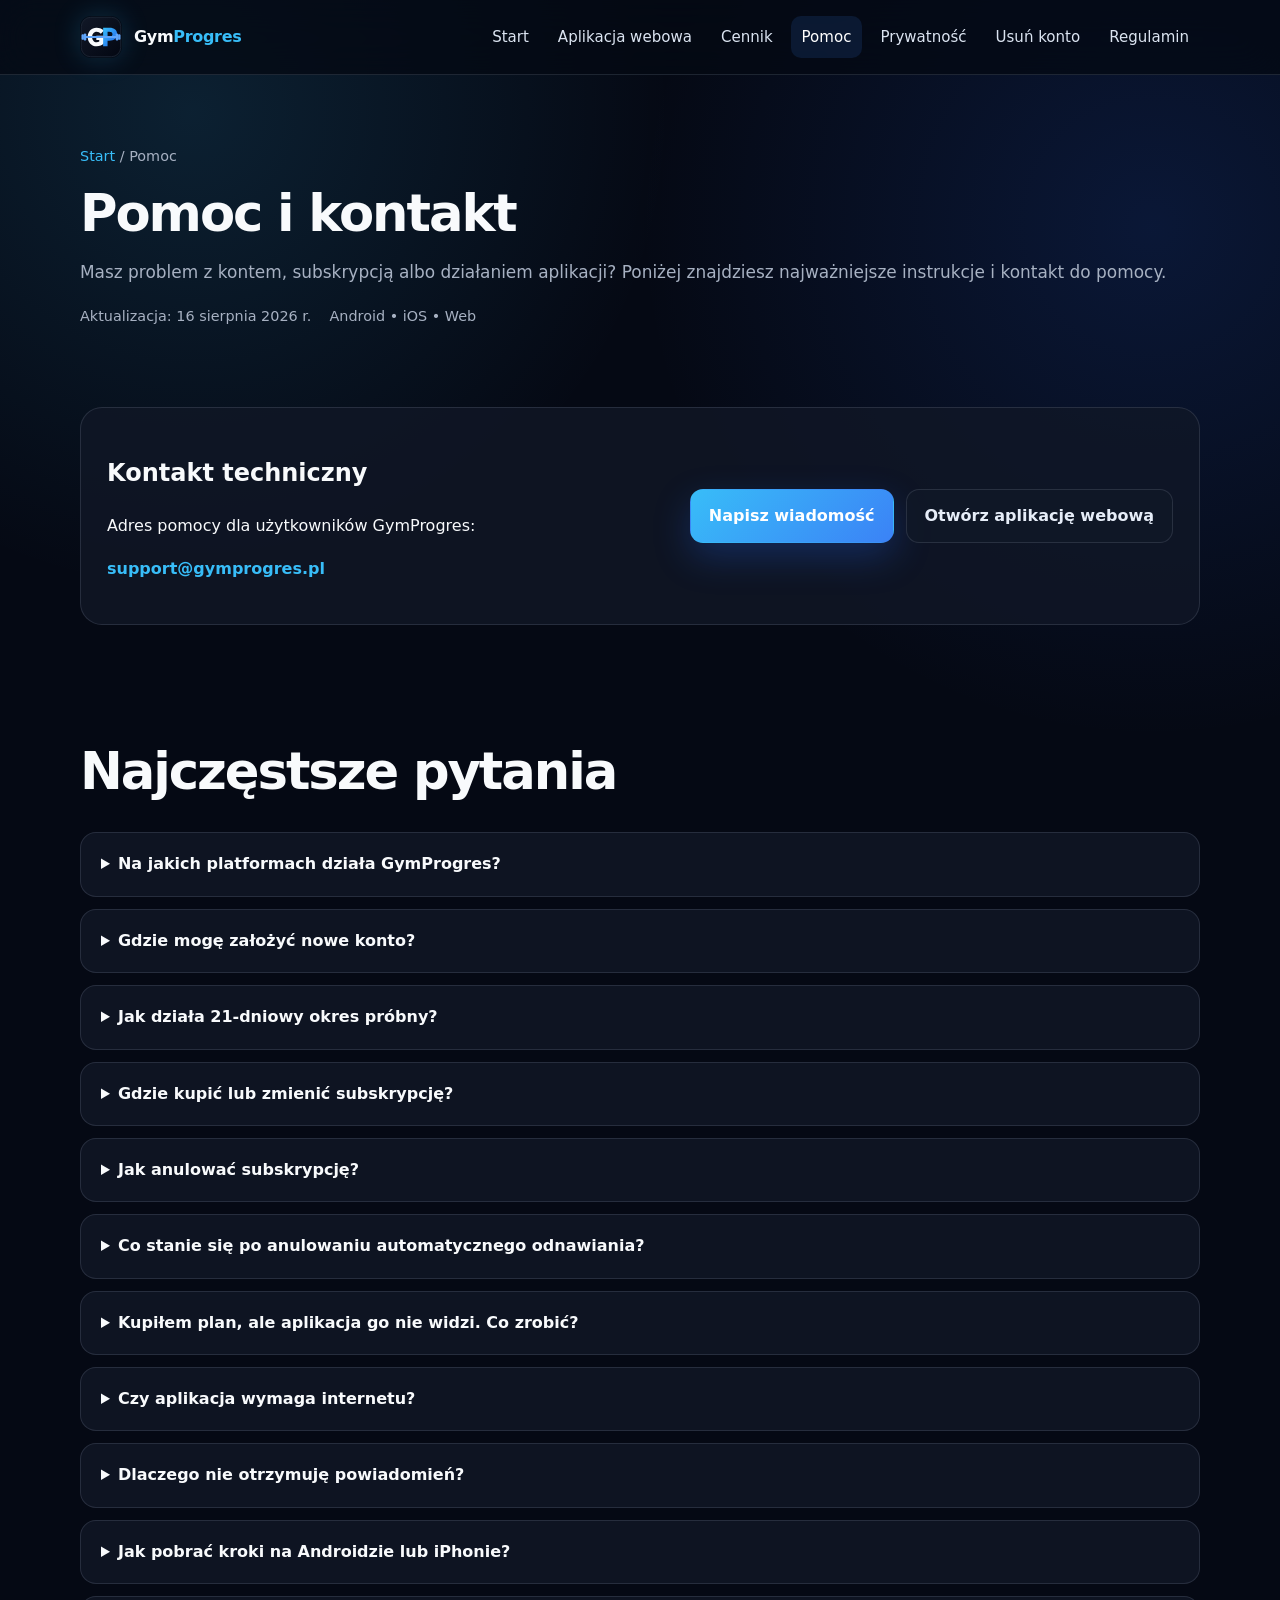
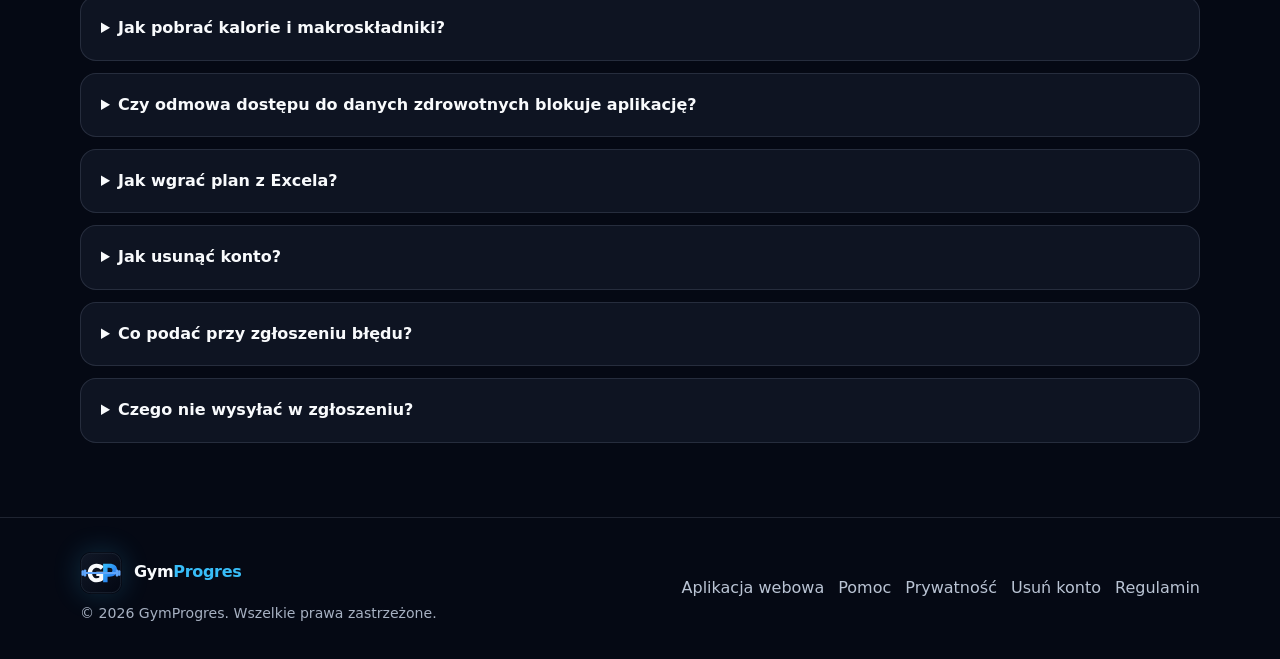
<file: public/pomoc.html>
<!doctype html>
<html lang="pl">
<head>
  <meta charset="utf-8"><meta name="viewport" content="width=device-width, initial-scale=1">
  <title>Pomoc i kontakt — GymProgres</title>
  <meta name="description" content="Pomoc techniczna, subskrypcje, konto i instrukcje dla użytkowników GymProgres.">
  <meta name="theme-color" content="#050914"><link rel="icon" href="assets/logo.svg" type="image/svg+xml">
  <link rel="canonical" href="https://gymprogres.pl/pomoc.html"><link rel="stylesheet" href="styles.css">
</head>
<body>
<a class="skip-link" href="#main">Przejdź do treści</a>
<header class="site-header"><nav class="nav container" aria-label="Główna nawigacja"><a class="brand" href="index.html"><img src="assets/logo.svg" alt=""><span>Gym<span>Progres</span></span></a><button class="menu-button" type="button" aria-expanded="false" aria-controls="nav-links">Menu</button><div class="nav-links" id="nav-links"><a href="index.html">Start</a><a href="https://app.gymprogres.pl" target="_blank" rel="noopener">Aplikacja webowa</a><a href="index.html#cennik">Cennik</a><a aria-current="page" href="pomoc.html">Pomoc</a><a href="polityka-prywatnosci.html">Prywatność</a><a href="usun-konto.html">Usuń konto</a><a href="regulamin.html">Regulamin</a></div></nav></header>
<main id="main">
  <section class="page-hero"><div class="container"><div class="breadcrumbs"><a href="index.html">Start</a> / Pomoc</div><h1>Pomoc i kontakt</h1><p>Masz problem z kontem, subskrypcją albo działaniem aplikacji? Poniżej znajdziesz najważniejsze instrukcje i kontakt do pomocy.</p><div class="metadata"><span>Aktualizacja: 16 sierpnia 2026 r.</span><span>Android • iOS • Web</span></div></div></section>
  <section class="section-tight"><div class="container">
    <div class="contact-card"><div><h2>Kontakt techniczny</h2><p>Adres pomocy dla użytkowników GymProgres:</p><p><strong><a href="mailto:support@gymprogres.pl">support@gymprogres.pl</a></strong></p></div><div class="actions"><a class="button button-primary" href="mailto:support@gymprogres.pl?subject=Pomoc%20GymProgres">Napisz wiadomość</a><a class="button button-secondary" href="https://app.gymprogres.pl" target="_blank" rel="noopener">Otwórz aplikację webową</a></div></div>
  </div></section>

  <section class="section"><div class="container"><div class="section-head"><h2>Najczęstsze pytania</h2></div><div class="faq">
    <details><summary>Na jakich platformach działa GymProgres?</summary><p>GymProgres jest przygotowany dla Androida i iOS oraz działa jako aplikacja internetowa pod adresem <a href="https://app.gymprogres.pl" target="_blank" rel="noopener">app.gymprogres.pl</a>. Publiczne przyciski pobierania w Google Play i App Store pojawią się na stronie głównej po udostępnieniu listingów sklepowych.</p></details>

    <details><summary>Gdzie mogę założyć nowe konto?</summary><p>Rejestracja nowych kont jest dostępna wyłącznie w aplikacji mobilnej na Androidzie lub iOS. Wersja webowa służy do logowania na już istniejące konto i korzystania z jego funkcji.</p></details>

    <details><summary>Jak działa 21-dniowy okres próbny?</summary><p>Nowe konto może otrzymać jednorazowy 21-dniowy trial GymProgres. Trial jest przypisany do konta i nie jest osobną subskrypcją sklepową. Konto trenera w okresie próbnym może prowadzić maksymalnie 1 aktywnego podopiecznego.</p></details>

    <details><summary>Gdzie kupić lub zmienić subskrypcję?</summary><p>Płatny plan można kupić lub zmienić wyłącznie w aplikacji mobilnej przez Google Play albo App Store. Wersja webowa pokazuje stan planu, ale nie prowadzi sprzedaży. Cena widoczna w oknie potwierdzenia sklepu jest ceną wiążącą dla danego konta i regionu.</p></details>

    <details><summary>Jak anulować subskrypcję?</summary><p>Subskrypcją zarządzasz w sklepie, w którym została kupiona. Na iPhonie otwórz ustawienia konta Apple i sekcję Subskrypcje. Na Androidzie użyj sekcji Subskrypcje w Google Play. Odinstalowanie aplikacji ani usunięcie jej danych z telefonu nie jest równoznaczne z anulowaniem subskrypcji.</p></details>

    <details><summary>Co stanie się po anulowaniu automatycznego odnawiania?</summary><p>Co do zasady dostęp pozostaje aktywny do końca opłaconego okresu wskazanego przez sklep, a kolejne odnowienie nie zostanie pobrane. Dokładny termin sprawdzisz w ustawieniach subskrypcji Apple lub Google Play.</p></details>

    <details><summary>Kupiłem plan, ale aplikacja go nie widzi. Co zrobić?</summary><p>Sprawdź, czy używasz tego samego konta sklepowego i konta GymProgres co podczas zakupu, następnie otwórz ekran subskrypcji i użyj funkcji przywracania zakupów, jeśli jest dostępna. Po chwili odśwież ekran. Jeśli problem pozostanie, napisz na support@gymprogres.pl i podaj login GymProgres, platformę oraz orientacyjną datę zakupu — nie wysyłaj danych karty ani hasła.</p></details>

    <details><summary>Czy aplikacja wymaga internetu?</summary><p>Tak. GymProgres korzysta z internetu do logowania, synchronizacji planów i historii, zapisywania danych, przesyłania zdjęć i wiadomości oraz synchronizacji statusu konta pomiędzy urządzeniami.</p></details>

    <details><summary>Dlaczego nie otrzymuję powiadomień?</summary><p>Sprawdź zgodę na powiadomienia w ustawieniach urządzenia lub przeglądarki, dostęp do internetu oraz aktualność aplikacji. W ustawieniach GymProgres można ponowić rejestrację urządzenia dla powiadomień push.</p></details>

    <details><summary>Jak pobrać kroki na Androidzie lub iPhonie?</summary><p>Otwórz moduł Kroki, wybierz dzień i użyj funkcji pobrania danych systemowych. Przy pierwszym użyciu zaakceptuj wymagane uprawnienia. Android może korzystać z Health Connect, a iOS z Apple Health. Po pobraniu sprawdź wartość i zapisz ją w GymProgres.</p></details>

    <details><summary>Jak pobrać kalorie i makroskładniki?</summary><p>Upewnij się, że zgodna aplikacja żywieniowa zapisuje dane do systemowego źródła zdrowia urządzenia. Następnie w module Dieta użyj pobrania danych i zaakceptuj uprawnienia. GymProgres nie prosi o login ani hasło do Fitatu.</p></details>

    <details><summary>Czy odmowa dostępu do danych zdrowotnych blokuje aplikację?</summary><p>Nie. Dostęp jest dobrowolny. Kroki, kalorie, białko, tłuszcze i węglowodany można nadal wpisywać ręcznie.</p></details>

    <details><summary>Jak wgrać plan z Excela?</summary><p>Użytkownik lub trener z odpowiednimi uprawnieniami może użyć funkcji importu planu z Excela. W razie błędu do zgłoszenia dołącz komunikat oraz plik po usunięciu poufnych danych.</p></details>

    <details><summary>Jak usunąć konto?</summary><p>Możesz zrobić to bezpośrednio w ustawieniach aplikacji albo skorzystać z instrukcji na stronie <a href="usun-konto.html">Usuń konto</a>. Pamiętaj: usunięcie konta GymProgres nie musi anulować aktywnej subskrypcji w App Store lub Google Play — subskrypcję należy anulować osobno w odpowiednim sklepie.</p></details>

    <details><summary>Co podać przy zgłoszeniu błędu?</summary><p>Opisz kroki wykonane przed błędem, oczekiwany i rzeczywisty rezultat, model telefonu, wersję systemu, platformę, wersję aplikacji oraz login GymProgres, jeżeli jest potrzebny do odnalezienia problemu. Dołącz zrzut ekranu, o ile nie zawiera poufnych danych.</p></details>

    <details><summary>Czego nie wysyłać w zgłoszeniu?</summary><p>Nie przesyłaj hasła, kodów jednorazowych, tokenów logowania, kluczy prywatnych, pełnych danych karty płatniczej ani danych innych użytkowników.</p></details>
  </div></div></section>
</main>
<footer class="site-footer"><div class="container footer-grid"><div><a class="brand" href="index.html"><img src="assets/logo.svg" alt=""><span>Gym<span>Progres</span></span></a><div class="small">© <span data-year></span> GymProgres. Wszelkie prawa zastrzeżone.</div></div><div class="footer-links"><a href="https://app.gymprogres.pl" target="_blank" rel="noopener">Aplikacja webowa</a><a href="pomoc.html">Pomoc</a><a href="polityka-prywatnosci.html">Prywatność</a><a href="usun-konto.html">Usuń konto</a><a href="regulamin.html">Regulamin</a></div></div></footer>
<script src="script.js" defer></script>
</body></html>
</file>
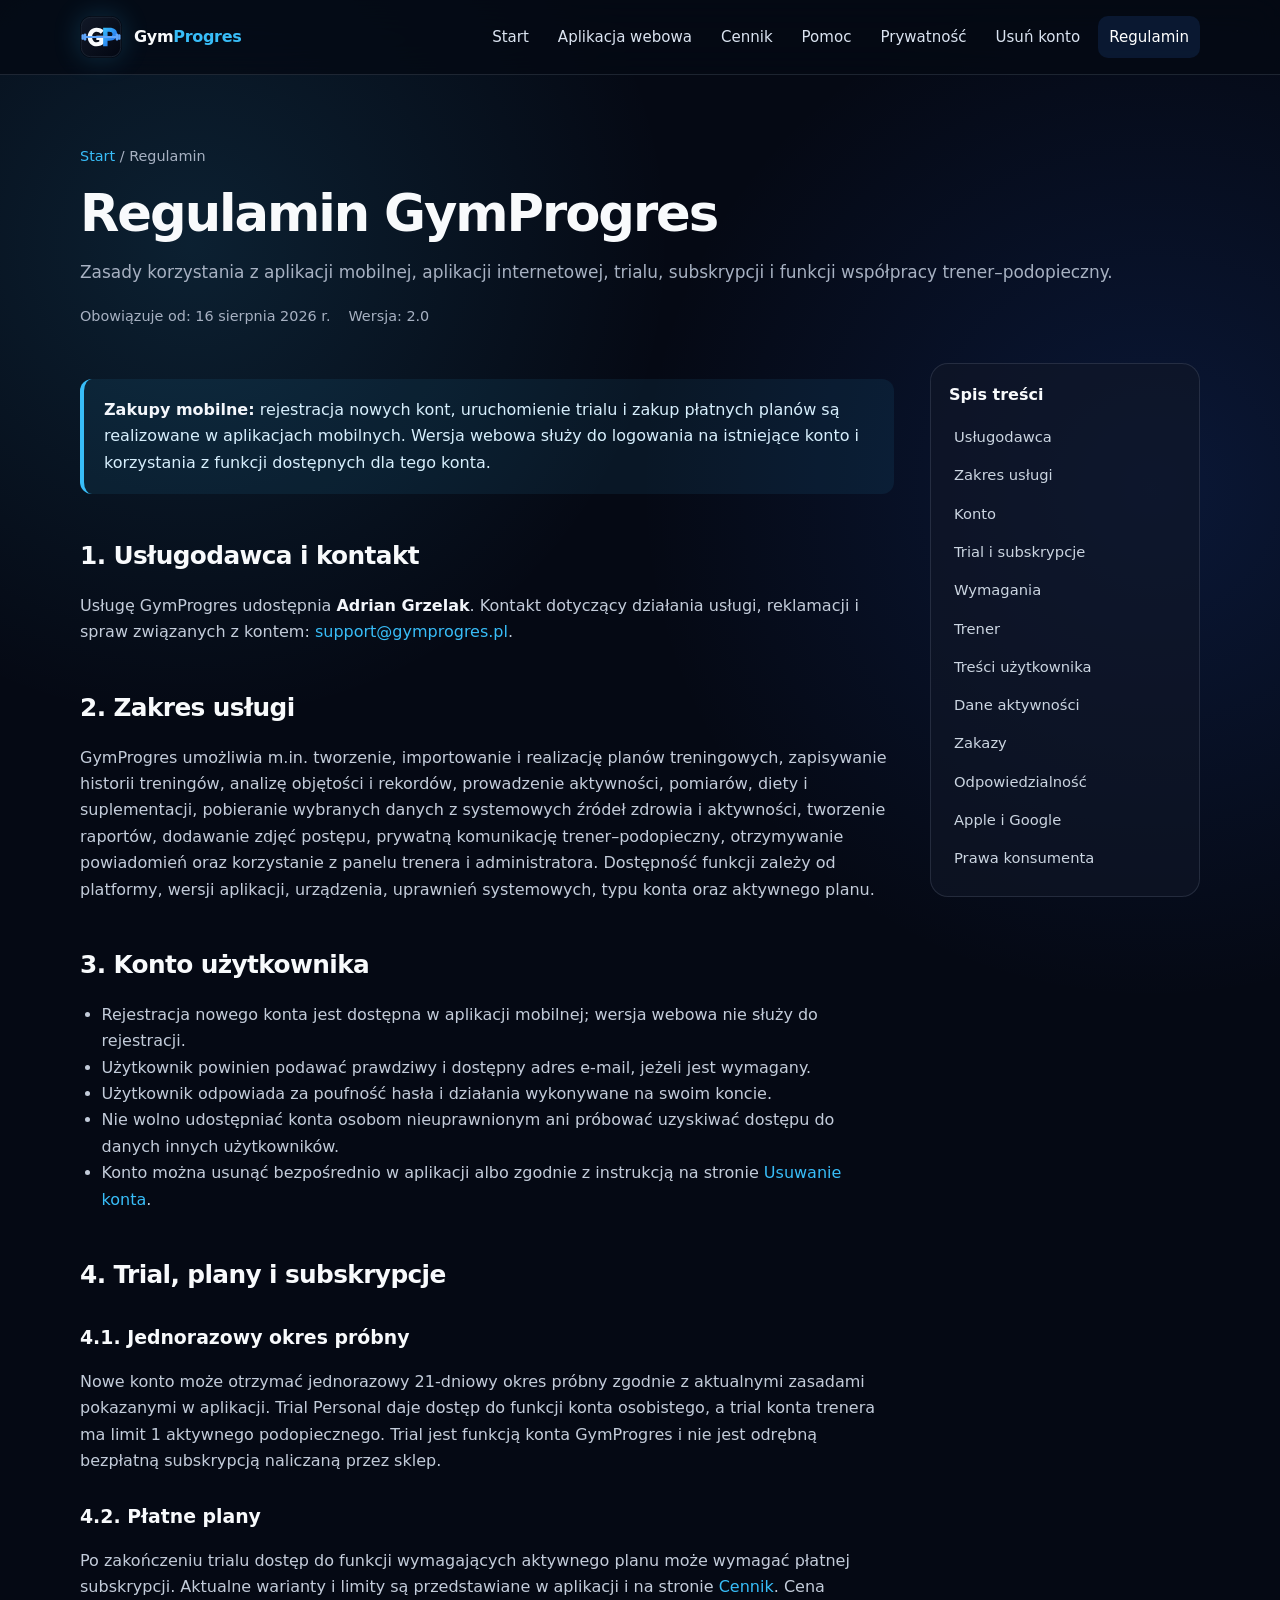
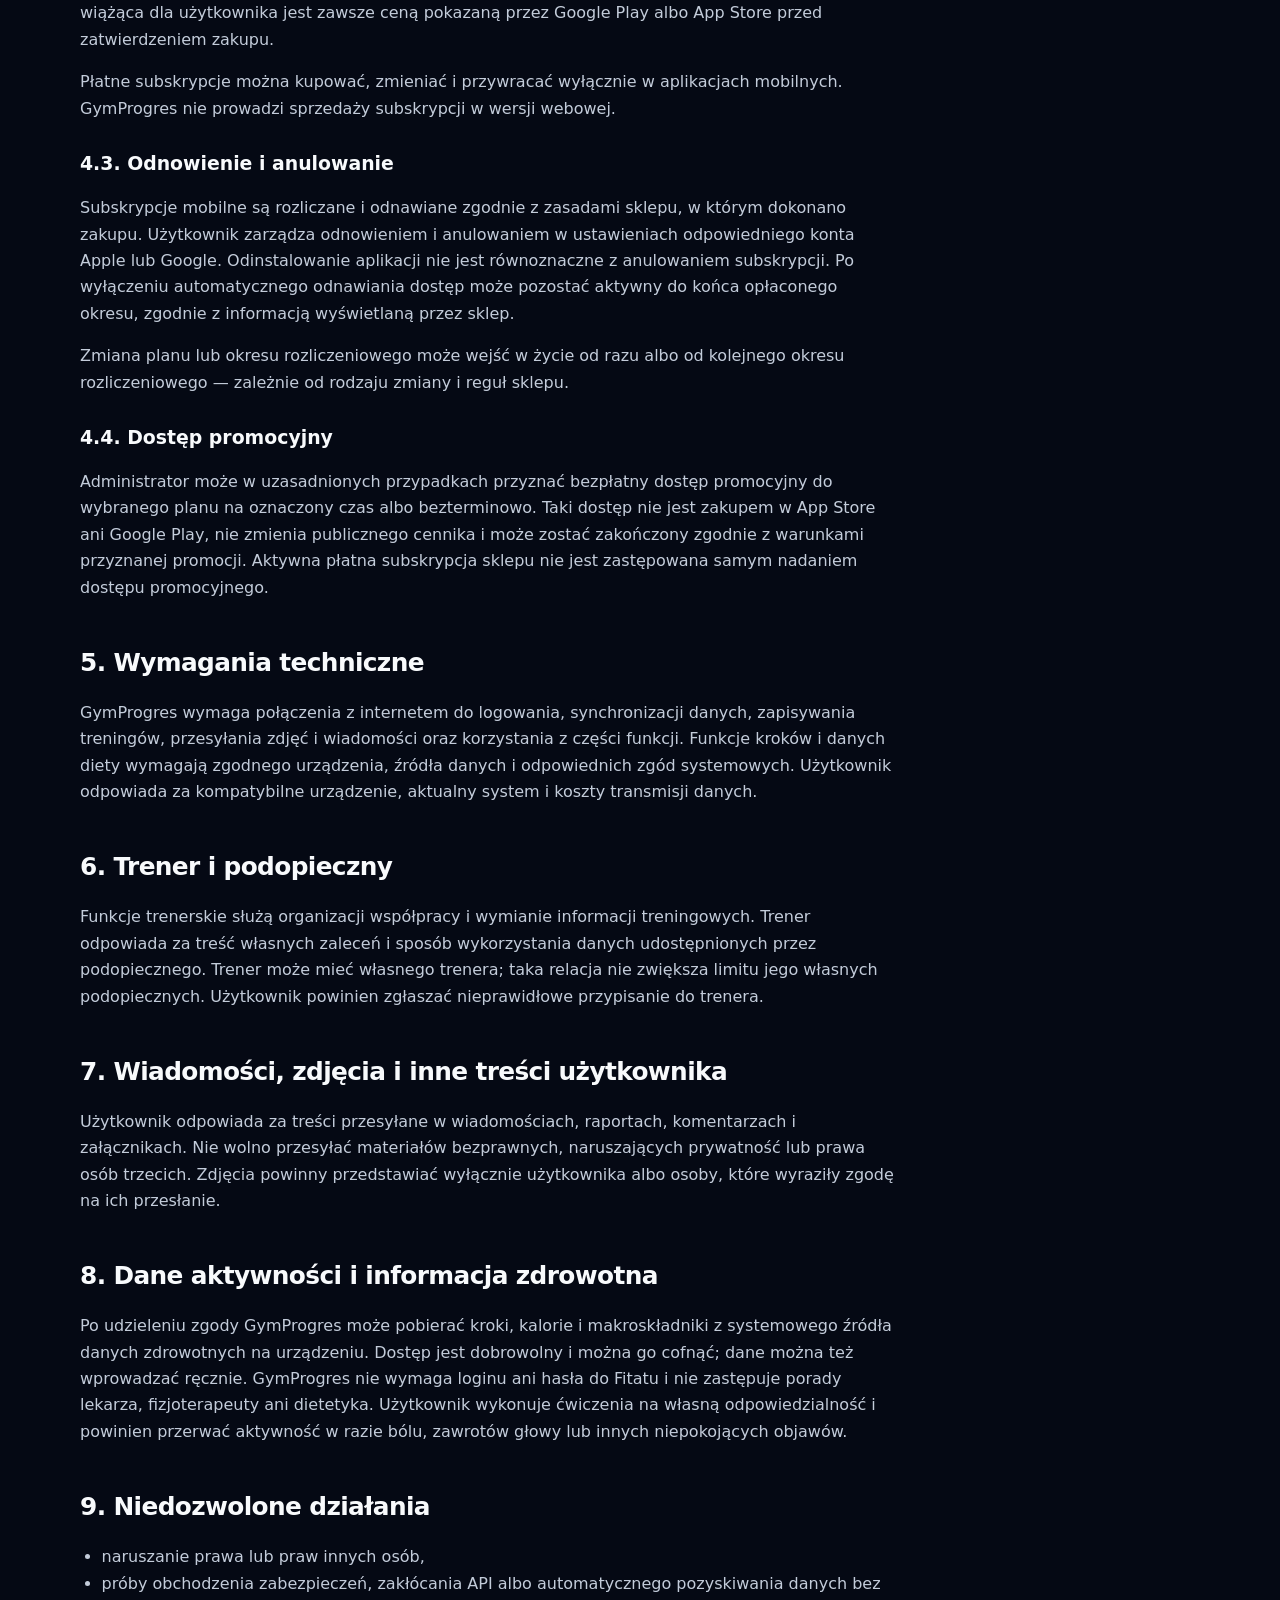
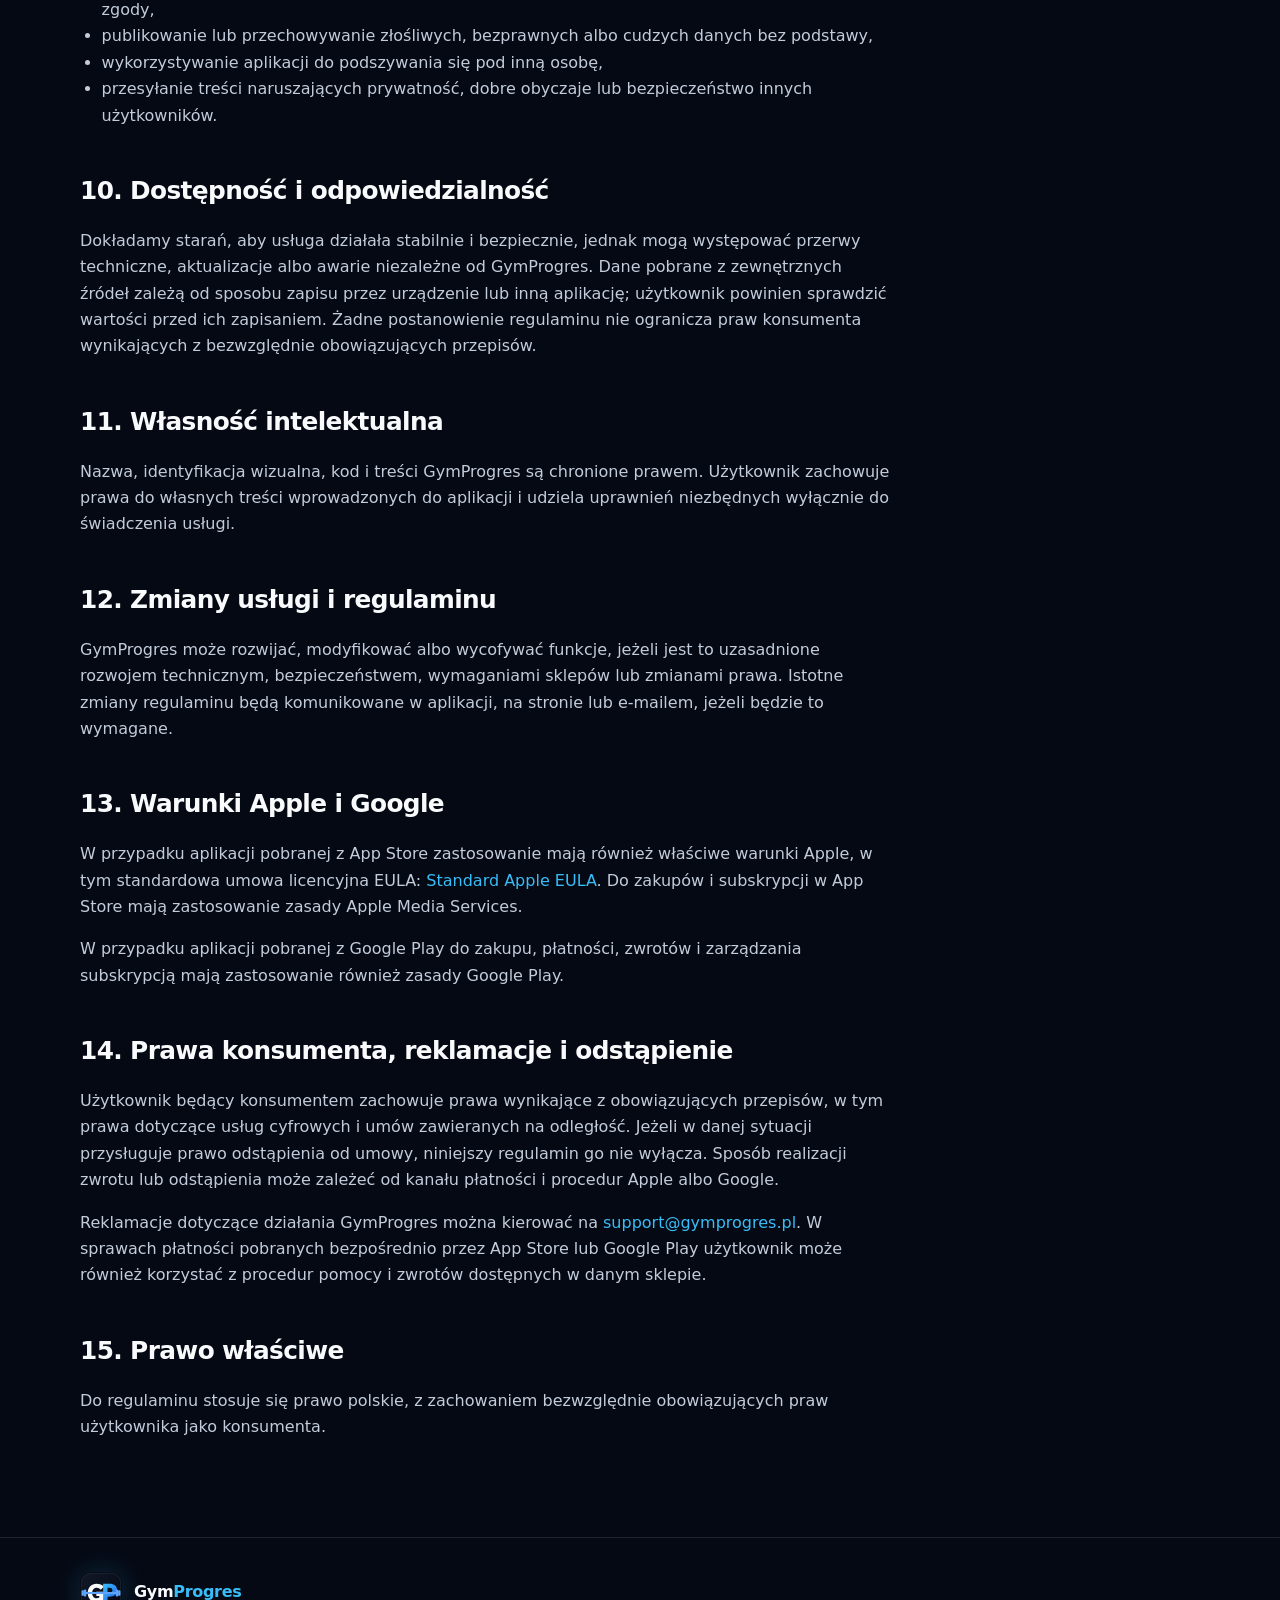
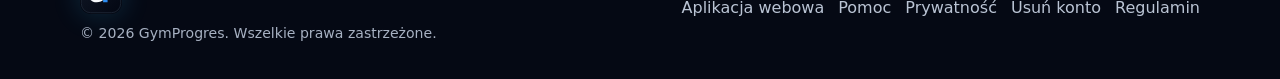
<file: public/regulamin.html>
<!doctype html>
<html lang="pl">
<head>
  <meta charset="utf-8"><meta name="viewport" content="width=device-width, initial-scale=1">
  <title>Regulamin — GymProgres</title>
  <meta name="description" content="Regulamin korzystania z aplikacji mobilnej i internetowej GymProgres, w tym zasady kont, trialu i subskrypcji.">
  <meta name="theme-color" content="#050914"><link rel="icon" href="assets/logo.svg" type="image/svg+xml">
  <link rel="canonical" href="https://gymprogres.pl/regulamin.html"><link rel="stylesheet" href="styles.css">
</head>
<body>
<a class="skip-link" href="#main">Przejdź do treści</a>
<header class="site-header"><nav class="nav container" aria-label="Główna nawigacja"><a class="brand" href="index.html"><img src="assets/logo.svg" alt=""><span>Gym<span>Progres</span></span></a><button class="menu-button" type="button" aria-expanded="false" aria-controls="nav-links">Menu</button><div class="nav-links" id="nav-links"><a href="index.html">Start</a><a href="https://app.gymprogres.pl" target="_blank" rel="noopener">Aplikacja webowa</a><a href="index.html#cennik">Cennik</a><a href="pomoc.html">Pomoc</a><a href="polityka-prywatnosci.html">Prywatność</a><a href="usun-konto.html">Usuń konto</a><a aria-current="page" href="regulamin.html">Regulamin</a></div></nav></header>
<main id="main">
  <section class="page-hero"><div class="container"><div class="breadcrumbs"><a href="index.html">Start</a> / Regulamin</div><h1>Regulamin GymProgres</h1><p>Zasady korzystania z aplikacji mobilnej, aplikacji internetowej, trialu, subskrypcji i funkcji współpracy trener–podopieczny.</p><div class="metadata"><span>Obowiązuje od: 16 sierpnia 2026 r.</span><span>Wersja: 2.0</span></div></div></section>
  <div class="container content-layout">
    <article class="prose">
      <p class="note"><strong>Zakupy mobilne:</strong> rejestracja nowych kont, uruchomienie trialu i zakup płatnych planów są realizowane w aplikacjach mobilnych. Wersja webowa służy do logowania na istniejące konto i korzystania z funkcji dostępnych dla tego konta.</p>

      <h2 id="uslugodawca">1. Usługodawca i kontakt</h2>
      <p>Usługę GymProgres udostępnia <strong>Adrian Grzelak</strong>. Kontakt dotyczący działania usługi, reklamacji i spraw związanych z kontem: <a href="mailto:support@gymprogres.pl">support@gymprogres.pl</a>.</p>

      <h2 id="zakres">2. Zakres usługi</h2>
      <p>GymProgres umożliwia m.in. tworzenie, importowanie i realizację planów treningowych, zapisywanie historii treningów, analizę objętości i rekordów, prowadzenie aktywności, pomiarów, diety i suplementacji, pobieranie wybranych danych z systemowych źródeł zdrowia i aktywności, tworzenie raportów, dodawanie zdjęć postępu, prywatną komunikację trener–podopieczny, otrzymywanie powiadomień oraz korzystanie z panelu trenera i administratora. Dostępność funkcji zależy od platformy, wersji aplikacji, urządzenia, uprawnień systemowych, typu konta oraz aktywnego planu.</p>

      <h2 id="konto">3. Konto użytkownika</h2>
      <ul>
        <li>Rejestracja nowego konta jest dostępna w aplikacji mobilnej; wersja webowa nie służy do rejestracji.</li>
        <li>Użytkownik powinien podawać prawdziwy i dostępny adres e-mail, jeżeli jest wymagany.</li>
        <li>Użytkownik odpowiada za poufność hasła i działania wykonywane na swoim koncie.</li>
        <li>Nie wolno udostępniać konta osobom nieuprawnionym ani próbować uzyskiwać dostępu do danych innych użytkowników.</li>
        <li>Konto można usunąć bezpośrednio w aplikacji albo zgodnie z instrukcją na stronie <a href="usun-konto.html">Usuwanie konta</a>.</li>
      </ul>

      <h2 id="subskrypcje">4. Trial, plany i subskrypcje</h2>
      <h3>4.1. Jednorazowy okres próbny</h3>
      <p>Nowe konto może otrzymać jednorazowy 21-dniowy okres próbny zgodnie z aktualnymi zasadami pokazanymi w aplikacji. Trial Personal daje dostęp do funkcji konta osobistego, a trial konta trenera ma limit 1 aktywnego podopiecznego. Trial jest funkcją konta GymProgres i nie jest odrębną bezpłatną subskrypcją naliczaną przez sklep.</p>

      <h3>4.2. Płatne plany</h3>
      <p>Po zakończeniu trialu dostęp do funkcji wymagających aktywnego planu może wymagać płatnej subskrypcji. Aktualne warianty i limity są przedstawiane w aplikacji i na stronie <a href="index.html#cennik">Cennik</a>. Cena wiążąca dla użytkownika jest zawsze ceną pokazaną przez Google Play albo App Store przed zatwierdzeniem zakupu.</p>
      <p>Płatne subskrypcje można kupować, zmieniać i przywracać wyłącznie w aplikacjach mobilnych. GymProgres nie prowadzi sprzedaży subskrypcji w wersji webowej.</p>

      <h3>4.3. Odnowienie i anulowanie</h3>
      <p>Subskrypcje mobilne są rozliczane i odnawiane zgodnie z zasadami sklepu, w którym dokonano zakupu. Użytkownik zarządza odnowieniem i anulowaniem w ustawieniach odpowiedniego konta Apple lub Google. Odinstalowanie aplikacji nie jest równoznaczne z anulowaniem subskrypcji. Po wyłączeniu automatycznego odnawiania dostęp może pozostać aktywny do końca opłaconego okresu, zgodnie z informacją wyświetlaną przez sklep.</p>
      <p>Zmiana planu lub okresu rozliczeniowego może wejść w życie od razu albo od kolejnego okresu rozliczeniowego — zależnie od rodzaju zmiany i reguł sklepu.</p>

      <h3>4.4. Dostęp promocyjny</h3>
      <p>Administrator może w uzasadnionych przypadkach przyznać bezpłatny dostęp promocyjny do wybranego planu na oznaczony czas albo bezterminowo. Taki dostęp nie jest zakupem w App Store ani Google Play, nie zmienia publicznego cennika i może zostać zakończony zgodnie z warunkami przyznanej promocji. Aktywna płatna subskrypcja sklepu nie jest zastępowana samym nadaniem dostępu promocyjnego.</p>

      <h2 id="internet">5. Wymagania techniczne</h2>
      <p>GymProgres wymaga połączenia z internetem do logowania, synchronizacji danych, zapisywania treningów, przesyłania zdjęć i wiadomości oraz korzystania z części funkcji. Funkcje kroków i danych diety wymagają zgodnego urządzenia, źródła danych i odpowiednich zgód systemowych. Użytkownik odpowiada za kompatybilne urządzenie, aktualny system i koszty transmisji danych.</p>

      <h2 id="trener">6. Trener i podopieczny</h2>
      <p>Funkcje trenerskie służą organizacji współpracy i wymianie informacji treningowych. Trener odpowiada za treść własnych zaleceń i sposób wykorzystania danych udostępnionych przez podopiecznego. Trener może mieć własnego trenera; taka relacja nie zwiększa limitu jego własnych podopiecznych. Użytkownik powinien zgłaszać nieprawidłowe przypisanie do trenera.</p>

      <h2 id="tresci">7. Wiadomości, zdjęcia i inne treści użytkownika</h2>
      <p>Użytkownik odpowiada za treści przesyłane w wiadomościach, raportach, komentarzach i załącznikach. Nie wolno przesyłać materiałów bezprawnych, naruszających prywatność lub prawa osób trzecich. Zdjęcia powinny przedstawiać wyłącznie użytkownika albo osoby, które wyraziły zgodę na ich przesłanie.</p>

      <h2 id="zdrowie">8. Dane aktywności i informacja zdrowotna</h2>
      <p>Po udzieleniu zgody GymProgres może pobierać kroki, kalorie i makroskładniki z systemowego źródła danych zdrowotnych na urządzeniu. Dostęp jest dobrowolny i można go cofnąć; dane można też wprowadzać ręcznie. GymProgres nie wymaga loginu ani hasła do Fitatu i nie zastępuje porady lekarza, fizjoterapeuty ani dietetyka. Użytkownik wykonuje ćwiczenia na własną odpowiedzialność i powinien przerwać aktywność w razie bólu, zawrotów głowy lub innych niepokojących objawów.</p>

      <h2 id="zakazy">9. Niedozwolone działania</h2>
      <ul><li>naruszanie prawa lub praw innych osób,</li><li>próby obchodzenia zabezpieczeń, zakłócania API albo automatycznego pozyskiwania danych bez zgody,</li><li>publikowanie lub przechowywanie złośliwych, bezprawnych albo cudzych danych bez podstawy,</li><li>wykorzystywanie aplikacji do podszywania się pod inną osobę,</li><li>przesyłanie treści naruszających prywatność, dobre obyczaje lub bezpieczeństwo innych użytkowników.</li></ul>

      <h2 id="odpowiedzialnosc">10. Dostępność i odpowiedzialność</h2>
      <p>Dokładamy starań, aby usługa działała stabilnie i bezpiecznie, jednak mogą występować przerwy techniczne, aktualizacje albo awarie niezależne od GymProgres. Dane pobrane z zewnętrznych źródeł zależą od sposobu zapisu przez urządzenie lub inną aplikację; użytkownik powinien sprawdzić wartości przed ich zapisaniem. Żadne postanowienie regulaminu nie ogranicza praw konsumenta wynikających z bezwzględnie obowiązujących przepisów.</p>

      <h2 id="prawa">11. Własność intelektualna</h2>
      <p>Nazwa, identyfikacja wizualna, kod i treści GymProgres są chronione prawem. Użytkownik zachowuje prawa do własnych treści wprowadzonych do aplikacji i udziela uprawnień niezbędnych wyłącznie do świadczenia usługi.</p>

      <h2 id="zmiany">12. Zmiany usługi i regulaminu</h2>
      <p>GymProgres może rozwijać, modyfikować albo wycofywać funkcje, jeżeli jest to uzasadnione rozwojem technicznym, bezpieczeństwem, wymaganiami sklepów lub zmianami prawa. Istotne zmiany regulaminu będą komunikowane w aplikacji, na stronie lub e-mailem, jeżeli będzie to wymagane.</p>

      <h2 id="sklepy">13. Warunki Apple i Google</h2>
      <p>W przypadku aplikacji pobranej z App Store zastosowanie mają również właściwe warunki Apple, w tym standardowa umowa licencyjna EULA: <a href="https://www.apple.com/legal/internet-services/itunes/dev/stdeula/" target="_blank" rel="noopener">Standard Apple EULA</a>. Do zakupów i subskrypcji w App Store mają zastosowanie zasady Apple Media Services.</p>
      <p>W przypadku aplikacji pobranej z Google Play do zakupu, płatności, zwrotów i zarządzania subskrypcją mają zastosowanie również zasady Google Play.</p>

      <h2 id="konsument">14. Prawa konsumenta, reklamacje i odstąpienie</h2>
      <p>Użytkownik będący konsumentem zachowuje prawa wynikające z obowiązujących przepisów, w tym prawa dotyczące usług cyfrowych i umów zawieranych na odległość. Jeżeli w danej sytuacji przysługuje prawo odstąpienia od umowy, niniejszy regulamin go nie wyłącza. Sposób realizacji zwrotu lub odstąpienia może zależeć od kanału płatności i procedur Apple albo Google.</p>
      <p>Reklamacje dotyczące działania GymProgres można kierować na <a href="mailto:support@gymprogres.pl?subject=Reklamacja%20GymProgres">support@gymprogres.pl</a>. W sprawach płatności pobranych bezpośrednio przez App Store lub Google Play użytkownik może również korzystać z procedur pomocy i zwrotów dostępnych w danym sklepie.</p>

      <h2 id="prawo">15. Prawo właściwe</h2>
      <p>Do regulaminu stosuje się prawo polskie, z zachowaniem bezwzględnie obowiązujących praw użytkownika jako konsumenta.</p>
    </article>
    <aside class="sidebar" aria-label="Spis treści"><strong>Spis treści</strong><a href="#uslugodawca">Usługodawca</a><a href="#zakres">Zakres usługi</a><a href="#konto">Konto</a><a href="#subskrypcje">Trial i subskrypcje</a><a href="#internet">Wymagania</a><a href="#trener">Trener</a><a href="#tresci">Treści użytkownika</a><a href="#zdrowie">Dane aktywności</a><a href="#zakazy">Zakazy</a><a href="#odpowiedzialnosc">Odpowiedzialność</a><a href="#sklepy">Apple i Google</a><a href="#konsument">Prawa konsumenta</a></aside>
  </div>
</main>
<footer class="site-footer"><div class="container footer-grid"><div><a class="brand" href="index.html"><img src="assets/logo.svg" alt=""><span>Gym<span>Progres</span></span></a><div class="small">© <span data-year></span> GymProgres. Wszelkie prawa zastrzeżone.</div></div><div class="footer-links"><a href="https://app.gymprogres.pl" target="_blank" rel="noopener">Aplikacja webowa</a><a href="pomoc.html">Pomoc</a><a href="polityka-prywatnosci.html">Prywatność</a><a href="usun-konto.html">Usuń konto</a><a href="regulamin.html">Regulamin</a></div></div></footer>
<script src="script.js" defer></script>
</body></html>
</file>
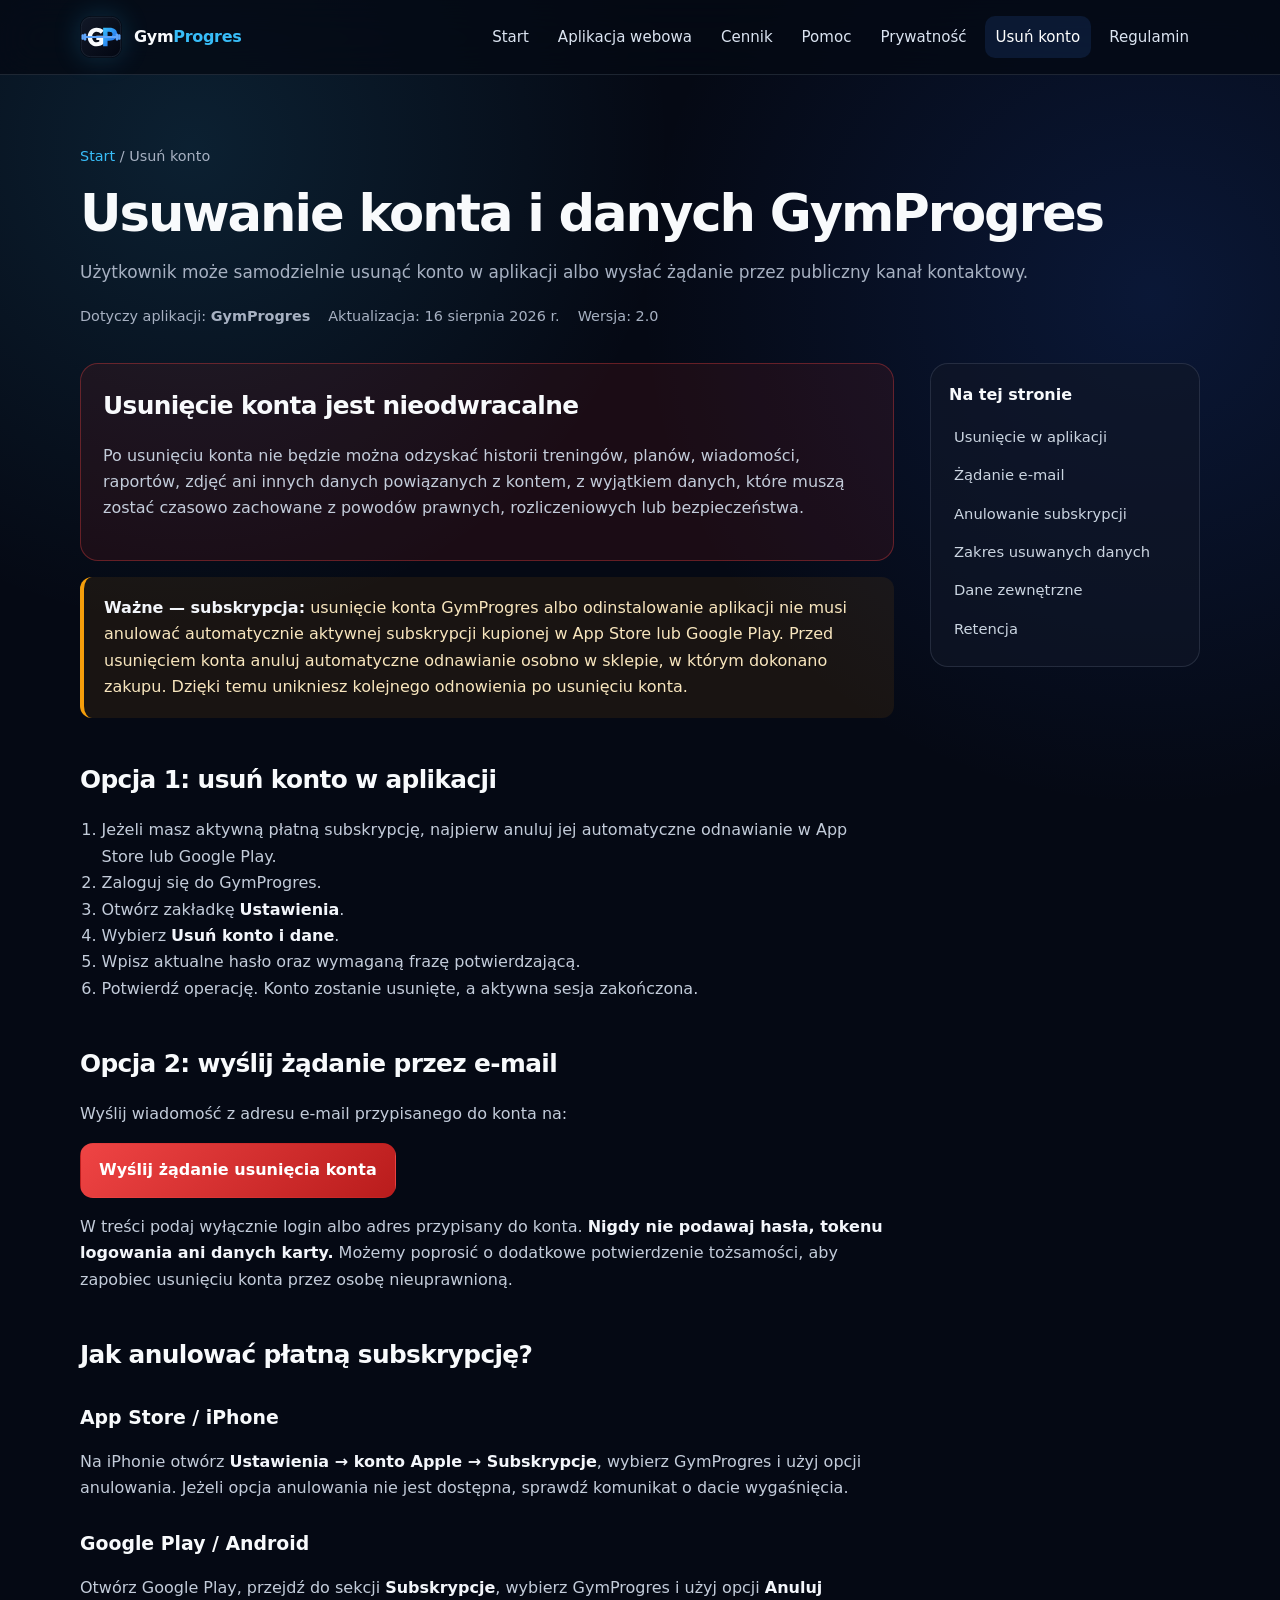
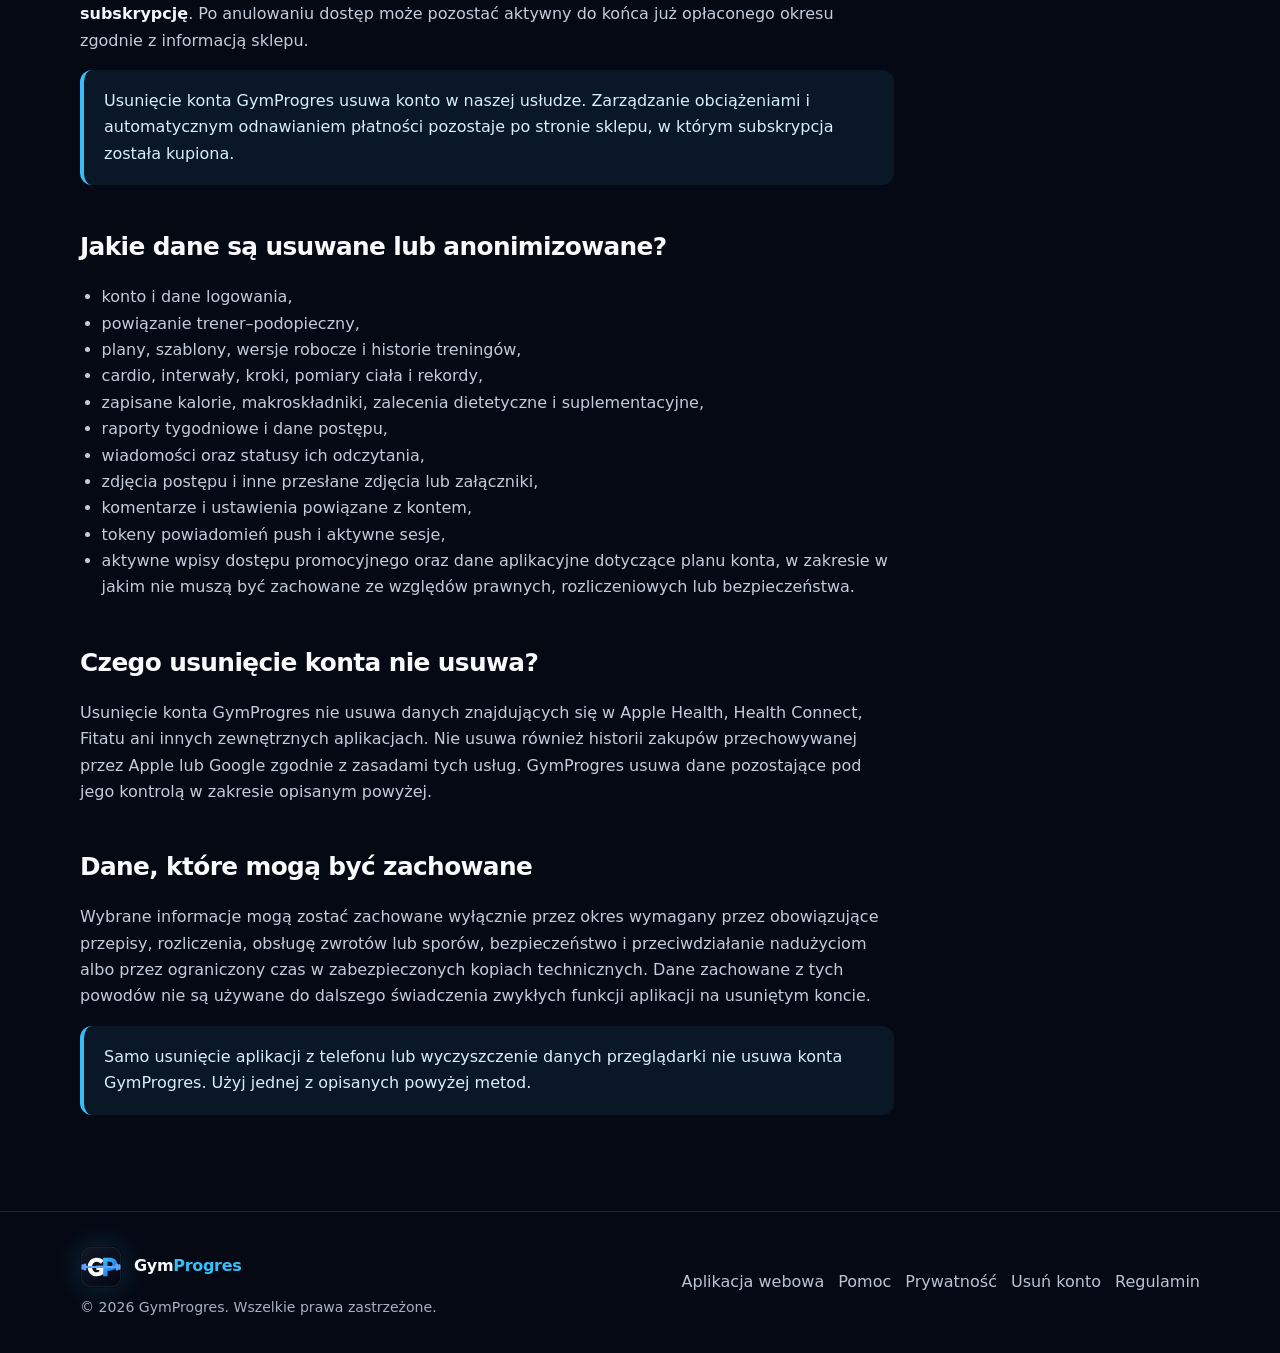
<file: public/usun-konto.html>
<!doctype html>
<html lang="pl">
<head>
  <meta charset="utf-8"><meta name="viewport" content="width=device-width, initial-scale=1">
  <title>Usuwanie konta i danych — GymProgres</title>
  <meta name="description" content="Instrukcja usunięcia konta GymProgres i powiązanych danych oraz ważna informacja o anulowaniu subskrypcji w App Store lub Google Play.">
  <meta name="theme-color" content="#050914"><link rel="icon" href="assets/logo.svg" type="image/svg+xml">
  <link rel="canonical" href="https://gymprogres.pl/usun-konto.html"><link rel="stylesheet" href="styles.css">
</head>
<body>
<a class="skip-link" href="#main">Przejdź do treści</a>
<header class="site-header"><nav class="nav container" aria-label="Główna nawigacja"><a class="brand" href="index.html"><img src="assets/logo.svg" alt=""><span>Gym<span>Progres</span></span></a><button class="menu-button" type="button" aria-expanded="false" aria-controls="nav-links">Menu</button><div class="nav-links" id="nav-links"><a href="index.html">Start</a><a href="https://app.gymprogres.pl" target="_blank" rel="noopener">Aplikacja webowa</a><a href="index.html#cennik">Cennik</a><a href="pomoc.html">Pomoc</a><a href="polityka-prywatnosci.html">Prywatność</a><a aria-current="page" href="usun-konto.html">Usuń konto</a><a href="regulamin.html">Regulamin</a></div></nav></header>
<main id="main">
  <section class="page-hero"><div class="container"><div class="breadcrumbs"><a href="index.html">Start</a> / Usuń konto</div><h1>Usuwanie konta i danych GymProgres</h1><p>Użytkownik może samodzielnie usunąć konto w aplikacji albo wysłać żądanie przez publiczny kanał kontaktowy.</p><div class="metadata"><span>Dotyczy aplikacji: <strong>GymProgres</strong></span><span>Aktualizacja: 16 sierpnia 2026 r.</span><span>Wersja: 2.0</span></div></div></section>
  <div class="container content-layout">
    <article class="prose">
      <div class="danger-box"><h2 style="margin-top:0">Usunięcie konta jest nieodwracalne</h2><p>Po usunięciu konta nie będzie można odzyskać historii treningów, planów, wiadomości, raportów, zdjęć ani innych danych powiązanych z kontem, z wyjątkiem danych, które muszą zostać czasowo zachowane z powodów prawnych, rozliczeniowych lub bezpieczeństwa.</p></div>

      <p class="warning"><strong>Ważne — subskrypcja:</strong> usunięcie konta GymProgres albo odinstalowanie aplikacji nie musi anulować automatycznie aktywnej subskrypcji kupionej w App Store lub Google Play. Przed usunięciem konta anuluj automatyczne odnawianie osobno w sklepie, w którym dokonano zakupu. Dzięki temu unikniesz kolejnego odnowienia po usunięciu konta.</p>

      <h2 id="aplikacja">Opcja 1: usuń konto w aplikacji</h2>
      <ol><li>Jeżeli masz aktywną płatną subskrypcję, najpierw anuluj jej automatyczne odnawianie w App Store lub Google Play.</li><li>Zaloguj się do GymProgres.</li><li>Otwórz zakładkę <strong>Ustawienia</strong>.</li><li>Wybierz <strong>Usuń konto i dane</strong>.</li><li>Wpisz aktualne hasło oraz wymaganą frazę potwierdzającą.</li><li>Potwierdź operację. Konto zostanie usunięte, a aktywna sesja zakończona.</li></ol>

      <h2 id="email">Opcja 2: wyślij żądanie przez e-mail</h2>
      <p>Wyślij wiadomość z adresu e-mail przypisanego do konta na:</p>
      <p><a class="button button-danger" href="mailto:support@gymprogres.pl?subject=%C5%BB%C4%85danie%20usuni%C4%99cia%20konta%20GymProgres&body=Prosz%C4%99%20o%20usuni%C4%99cie%20mojego%20konta%20GymProgres.%0A%0ALogin%20lub%20adres%20e-mail%20konta%3A%20%0A%0ANie%20podaj%C4%99%20has%C5%82a.%20Rozumiem%2C%20%C5%BCe%20operacja%20jest%20nieodwracalna.">Wyślij żądanie usunięcia konta</a></p>
      <p>W treści podaj wyłącznie login albo adres przypisany do konta. <strong>Nigdy nie podawaj hasła, tokenu logowania ani danych karty.</strong> Możemy poprosić o dodatkowe potwierdzenie tożsamości, aby zapobiec usunięciu konta przez osobę nieuprawnioną.</p>

      <h2 id="subskrypcja">Jak anulować płatną subskrypcję?</h2>
      <h3>App Store / iPhone</h3>
      <p>Na iPhonie otwórz <strong>Ustawienia → konto Apple → Subskrypcje</strong>, wybierz GymProgres i użyj opcji anulowania. Jeżeli opcja anulowania nie jest dostępna, sprawdź komunikat o dacie wygaśnięcia.</p>
      <h3>Google Play / Android</h3>
      <p>Otwórz Google Play, przejdź do sekcji <strong>Subskrypcje</strong>, wybierz GymProgres i użyj opcji <strong>Anuluj subskrypcję</strong>. Po anulowaniu dostęp może pozostać aktywny do końca już opłaconego okresu zgodnie z informacją sklepu.</p>
      <p class="note">Usunięcie konta GymProgres usuwa konto w naszej usłudze. Zarządzanie obciążeniami i automatycznym odnawianiem płatności pozostaje po stronie sklepu, w którym subskrypcja została kupiona.</p>

      <h2 id="zakres">Jakie dane są usuwane lub anonimizowane?</h2>
      <ul>
        <li>konto i dane logowania,</li>
        <li>powiązanie trener–podopieczny,</li>
        <li>plany, szablony, wersje robocze i historie treningów,</li>
        <li>cardio, interwały, kroki, pomiary ciała i rekordy,</li>
        <li>zapisane kalorie, makroskładniki, zalecenia dietetyczne i suplementacyjne,</li>
        <li>raporty tygodniowe i dane postępu,</li>
        <li>wiadomości oraz statusy ich odczytania,</li>
        <li>zdjęcia postępu i inne przesłane zdjęcia lub załączniki,</li>
        <li>komentarze i ustawienia powiązane z kontem,</li>
        <li>tokeny powiadomień push i aktywne sesje,</li>
        <li>aktywne wpisy dostępu promocyjnego oraz dane aplikacyjne dotyczące planu konta, w zakresie w jakim nie muszą być zachowane ze względów prawnych, rozliczeniowych lub bezpieczeństwa.</li>
      </ul>

      <h2 id="zewnetrzne">Czego usunięcie konta nie usuwa?</h2>
      <p>Usunięcie konta GymProgres nie usuwa danych znajdujących się w Apple Health, Health Connect, Fitatu ani innych zewnętrznych aplikacjach. Nie usuwa również historii zakupów przechowywanej przez Apple lub Google zgodnie z zasadami tych usług. GymProgres usuwa dane pozostające pod jego kontrolą w zakresie opisanym powyżej.</p>

      <h2 id="retencja">Dane, które mogą być zachowane</h2>
      <p>Wybrane informacje mogą zostać zachowane wyłącznie przez okres wymagany przez obowiązujące przepisy, rozliczenia, obsługę zwrotów lub sporów, bezpieczeństwo i przeciwdziałanie nadużyciom albo przez ograniczony czas w zabezpieczonych kopiach technicznych. Dane zachowane z tych powodów nie są używane do dalszego świadczenia zwykłych funkcji aplikacji na usuniętym koncie.</p>
      <p class="note">Samo usunięcie aplikacji z telefonu lub wyczyszczenie danych przeglądarki nie usuwa konta GymProgres. Użyj jednej z opisanych powyżej metod.</p>
    </article>
    <aside class="sidebar" aria-label="Spis treści"><strong>Na tej stronie</strong><a href="#aplikacja">Usunięcie w aplikacji</a><a href="#email">Żądanie e-mail</a><a href="#subskrypcja">Anulowanie subskrypcji</a><a href="#zakres">Zakres usuwanych danych</a><a href="#zewnetrzne">Dane zewnętrzne</a><a href="#retencja">Retencja</a></aside>
  </div>
</main>
<footer class="site-footer"><div class="container footer-grid"><div><a class="brand" href="index.html"><img src="assets/logo.svg" alt=""><span>Gym<span>Progres</span></span></a><div class="small">© <span data-year></span> GymProgres. Wszelkie prawa zastrzeżone.</div></div><div class="footer-links"><a href="https://app.gymprogres.pl" target="_blank" rel="noopener">Aplikacja webowa</a><a href="pomoc.html">Pomoc</a><a href="polityka-prywatnosci.html">Prywatność</a><a href="usun-konto.html">Usuń konto</a><a href="regulamin.html">Regulamin</a></div></div></footer>
<script src="script.js" defer></script>
</body></html>
</file>
<file: public/styles.css>
:root {
  color-scheme: dark;
  --bg: #050914;
  --bg-soft: #0b1220;
  --surface: rgba(17, 24, 39, .78);
  --surface-strong: #111827;
  --text: #f8fafc;
  --muted: #a7b1c2;
  --line: rgba(148, 163, 184, .18);
  --blue: #3b82f6;
  --cyan: #38bdf8;
  --green: #22c55e;
  --danger: #ef4444;
  --radius: 22px;
  --shadow: 0 22px 70px rgba(0, 0, 0, .36);
  font-family: Inter, ui-sans-serif, system-ui, -apple-system, BlinkMacSystemFont, "Segoe UI", sans-serif;
}

* { box-sizing: border-box; }
html { scroll-behavior: smooth; }
body {
  margin: 0;
  min-height: 100vh;
  background:
    radial-gradient(circle at 15% 5%, rgba(56, 189, 248, .13), transparent 30rem),
    radial-gradient(circle at 90% 10%, rgba(37, 99, 235, .16), transparent 32rem),
    var(--bg);
  color: var(--text);
  line-height: 1.65;
}
a { color: var(--cyan); text-decoration: none; }
a:hover { text-decoration: underline; }
img { max-width: 100%; }
.container { width: min(1120px, calc(100% - 36px)); margin-inline: auto; }

.skip-link { position: fixed; left: 12px; top: -60px; z-index: 100; background: white; color: #111; padding: 10px 14px; border-radius: 10px; }
.skip-link:focus { top: 12px; }

.site-header {
  position: sticky; top: 0; z-index: 20;
  backdrop-filter: blur(18px);
  background: rgba(5, 9, 20, .78);
  border-bottom: 1px solid var(--line);
}
.nav { min-height: 74px; display: flex; align-items: center; justify-content: space-between; gap: 20px; }
.brand { display: inline-flex; align-items: center; gap: 12px; color: var(--text); font-weight: 800; letter-spacing: -.02em; }
.brand:hover { text-decoration: none; }
.brand img { width: 42px; height: 42px; border-radius: 11px; box-shadow: 0 0 28px rgba(56, 189, 248, .2); }
.brand span span { color: var(--cyan); }
.nav-links { display: flex; flex-wrap: wrap; align-items: center; justify-content: flex-end; gap: 7px; }
.nav-links a { color: #dbe4f1; padding: 9px 11px; border-radius: 10px; font-size: .94rem; }
.nav-links a:hover, .nav-links a[aria-current="page"] { background: rgba(59, 130, 246, .13); text-decoration: none; color: white; }
.menu-button { display: none; border: 1px solid var(--line); background: var(--surface); color: white; border-radius: 12px; padding: 10px 12px; font: inherit; }

.hero { padding: 92px 0 66px; }
.hero-grid { display: grid; grid-template-columns: 1.2fr .8fr; align-items: center; gap: 56px; }
.eyebrow { display: inline-flex; align-items: center; gap: 8px; margin-bottom: 18px; color: #c8e9ff; font-weight: 700; font-size: .9rem; letter-spacing: .08em; text-transform: uppercase; }
.dot { width: 9px; height: 9px; border-radius: 50%; background: var(--green); box-shadow: 0 0 16px rgba(34, 197, 94, .8); }
h1 { font-size: clamp(2.55rem, 6vw, 5rem); line-height: 1.02; letter-spacing: -.055em; margin: 0 0 22px; }
.gradient-text { background: linear-gradient(90deg, #f8fafc 5%, #7dd3fc 55%, #3b82f6 100%); color: transparent; background-clip: text; -webkit-background-clip: text; }
.lead { max-width: 720px; color: #bac4d4; font-size: clamp(1.08rem, 2vw, 1.28rem); }
.actions { display: flex; flex-wrap: wrap; gap: 12px; margin-top: 30px; }
.button { display: inline-flex; align-items: center; justify-content: center; gap: 8px; padding: 13px 18px; min-height: 48px; border-radius: 13px; font-weight: 750; border: 1px solid transparent; transition: .2s ease; }
.button:hover { transform: translateY(-1px); text-decoration: none; }
.button-primary { color: white; background: linear-gradient(135deg, var(--cyan), var(--blue)); box-shadow: 0 14px 36px rgba(37, 99, 235, .28); }
.button-secondary { color: #e6edf8; background: rgba(17, 24, 39, .8); border-color: var(--line); }
.button-danger { color: white; background: linear-gradient(135deg, #ef4444, #b91c1c); }
.hero-card { position: relative; padding: 34px; border: 1px solid var(--line); border-radius: 34px; background: linear-gradient(145deg, rgba(17, 24, 39, .92), rgba(7, 13, 25, .78)); box-shadow: var(--shadow); overflow: hidden; }
.hero-card::before { content: ""; position: absolute; inset: -40% 10% 50% -10%; background: radial-gradient(circle, rgba(56, 189, 248, .28), transparent 60%); }
.hero-logo { display: block; width: min(280px, 80%); margin: 0 auto 25px; position: relative; filter: drop-shadow(0 22px 35px rgba(0,0,0,.35)); }
.mini-stats { display: grid; grid-template-columns: repeat(3, 1fr); gap: 10px; position: relative; }
.mini-stat { padding: 13px 10px; text-align: center; border-radius: 15px; background: rgba(255,255,255,.035); border: 1px solid var(--line); }
.mini-stat strong { display: block; font-size: 1.15rem; }
.mini-stat span { color: var(--muted); font-size: .76rem; }

.section { padding: 74px 0; }
.section-tight { padding: 44px 0; }
.section-head { max-width: 760px; margin-bottom: 32px; }
.section h2, .page-hero h1 { font-size: clamp(2rem, 4vw, 3.3rem); line-height: 1.12; letter-spacing: -.04em; margin: 0 0 14px; }
.section-head p, .page-hero p { color: var(--muted); font-size: 1.06rem; }
.grid-3 { display: grid; grid-template-columns: repeat(3, 1fr); gap: 18px; }
.card { padding: 25px; border: 1px solid var(--line); border-radius: var(--radius); background: var(--surface); box-shadow: 0 16px 42px rgba(0,0,0,.15); }
.card h3 { margin: 12px 0 8px; font-size: 1.12rem; }
.card p { margin: 0; color: var(--muted); }
.icon { width: 44px; height: 44px; display: grid; place-items: center; border-radius: 14px; color: #dff6ff; background: linear-gradient(135deg, rgba(56,189,248,.22), rgba(37,99,235,.22)); border: 1px solid rgba(56,189,248,.22); font-size: 1.25rem; }
.banner { display: grid; grid-template-columns: 1fr auto; align-items: center; gap: 24px; padding: 30px; border-radius: 26px; border: 1px solid rgba(56,189,248,.24); background: linear-gradient(110deg, rgba(14,165,233,.12), rgba(37,99,235,.13)); }
.banner h2 { margin: 0 0 8px; font-size: clamp(1.55rem, 3vw, 2.25rem); }
.banner p { margin: 0; color: var(--muted); }

.page-hero { padding: 70px 0 34px; }
.breadcrumbs { color: var(--muted); font-size: .9rem; margin-bottom: 16px; }
.content-layout { display: grid; grid-template-columns: minmax(0, 1fr) 270px; gap: 36px; align-items: start; padding-bottom: 80px; }
.prose { min-width: 0; }
.prose h2 { margin: 42px 0 12px; font-size: 1.55rem; letter-spacing: -.025em; }
.prose h3 { margin: 26px 0 10px; font-size: 1.18rem; }
.prose p, .prose li { color: #c3ccda; }
.prose ul, .prose ol { padding-left: 1.35rem; }
.prose strong { color: #f3f6fb; }
.prose .note { padding: 18px 20px; border-left: 4px solid var(--cyan); border-radius: 12px; background: rgba(56,189,248,.08); color: #d7effd; }
.prose .warning { padding: 18px 20px; border-left: 4px solid #f59e0b; border-radius: 12px; background: rgba(245,158,11,.08); color: #f8e6be; }
.prose .danger-box { padding: 22px; border: 1px solid rgba(239,68,68,.35); border-radius: 18px; background: rgba(127,29,29,.18); }
.sidebar { position: sticky; top: 98px; padding: 18px; border: 1px solid var(--line); border-radius: 18px; background: rgba(17,24,39,.62); }
.sidebar strong { display: block; margin-bottom: 10px; }
.sidebar a { display: block; color: #cbd5e1; padding: 7px 5px; font-size: .92rem; }
.metadata { display: flex; flex-wrap: wrap; gap: 8px 18px; color: var(--muted); font-size: .9rem; margin-top: 18px; }
.faq { display: grid; gap: 12px; }
details { border: 1px solid var(--line); border-radius: 16px; background: var(--surface); padding: 18px 20px; }
summary { cursor: pointer; font-weight: 750; }
details p { color: var(--muted); }
.contact-card { display: grid; grid-template-columns: 1fr auto; gap: 20px; align-items: center; padding: 26px; border-radius: 22px; border: 1px solid var(--line); background: var(--surface); }
code { color: #bae6fd; background: rgba(56,189,248,.08); padding: .12em .35em; border-radius: 6px; }

.site-footer { border-top: 1px solid var(--line); padding: 34px 0; color: var(--muted); }
.footer-grid { display: grid; grid-template-columns: 1fr auto; gap: 24px; align-items: center; }
.footer-links { display: flex; flex-wrap: wrap; justify-content: flex-end; gap: 14px; }
.footer-links a { color: #bac4d4; }
.small { font-size: .88rem; }

@media (max-width: 900px) {
  .hero-grid, .content-layout { grid-template-columns: 1fr; }
  .hero { padding-top: 64px; }
  .hero-card { max-width: 560px; }
  .grid-3 { grid-template-columns: repeat(2, 1fr); }
  .sidebar { position: static; order: -1; }
}
@media (max-width: 720px) {
  .menu-button { display: inline-flex; }
  .nav-links { display: none; position: absolute; top: 74px; left: 18px; right: 18px; padding: 12px; border: 1px solid var(--line); border-radius: 16px; background: #0a1020; box-shadow: var(--shadow); }
  .nav-links.open { display: grid; }
  .nav-links a { padding: 12px; }
  .grid-3, .banner, .contact-card, .footer-grid { grid-template-columns: 1fr; }
  .footer-links { justify-content: flex-start; }
  h1 { font-size: clamp(2.5rem, 14vw, 4.1rem); }
}
@media (max-width: 450px) {
  .container { width: min(100% - 24px, 1120px); }
  .hero-card, .card, .banner { border-radius: 19px; }
  .mini-stats { grid-template-columns: 1fr; }
}
@media (prefers-reduced-motion: reduce) {
  * { scroll-behavior: auto !important; transition: none !important; }
}

/* V2: przyciski w karcie kontaktowej */
.contact-card > .actions { margin-top: 0; justify-content: flex-end; }
@media (max-width: 720px) {
  .contact-card > .actions { justify-content: flex-start; }
}
</file>
<file: public/launch.css>
.store-actions { align-items: stretch; }
.store-link.is-disabled {
  opacity: .58;
  cursor: not-allowed;
  pointer-events: none;
  box-shadow: none;
}
.store-link.is-disabled:hover { transform: none; text-decoration: none; }
.launch-note {
  margin: 14px 0 0;
  color: var(--muted);
  font-size: .92rem;
  max-width: 720px;
}
.launch-grid {
  display: grid;
  grid-template-columns: repeat(3, 1fr);
  gap: 18px;
}
.pricing-note {
  margin-top: 24px;
  padding: 20px 22px;
  border-radius: 16px;
  border: 1px solid rgba(56,189,248,.24);
  background: rgba(56,189,248,.08);
  color: #d7effd;
}
@media (max-width: 820px) {
  .launch-grid { grid-template-columns: 1fr; }
}
</file>
